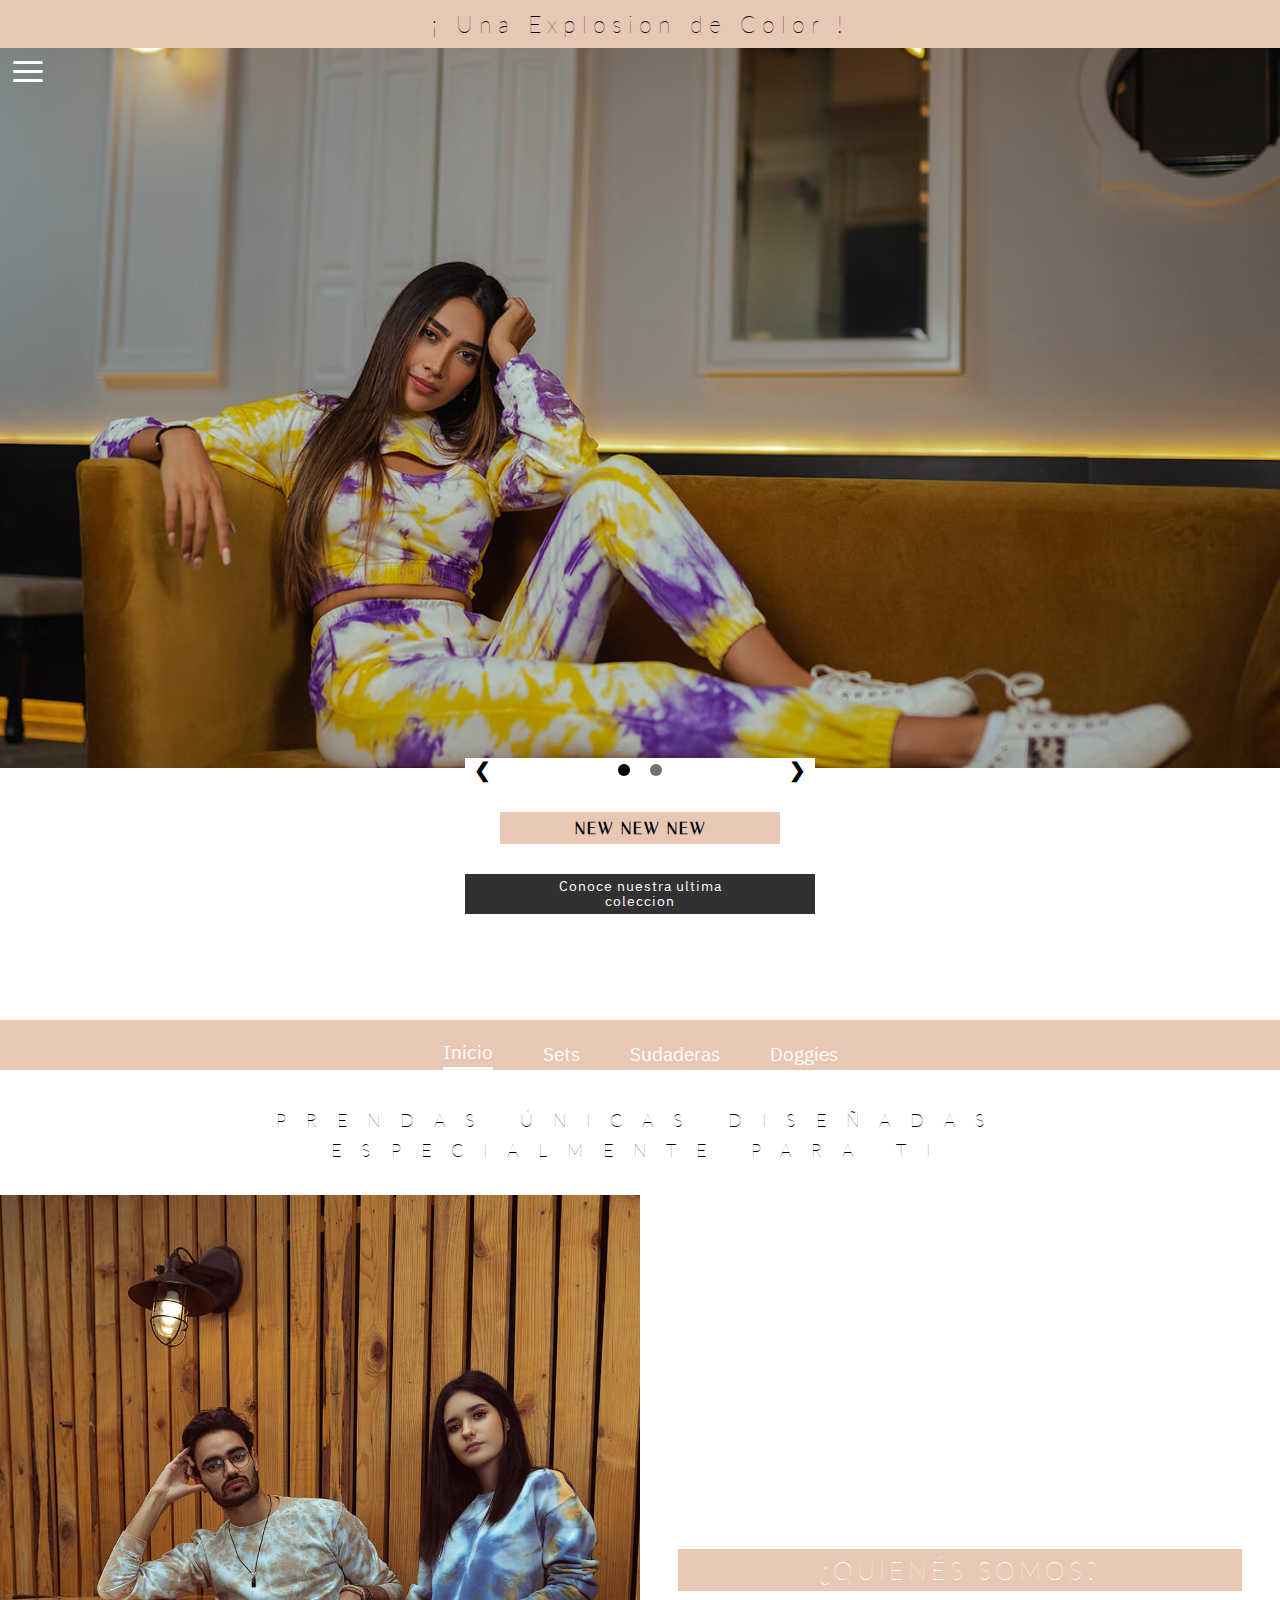
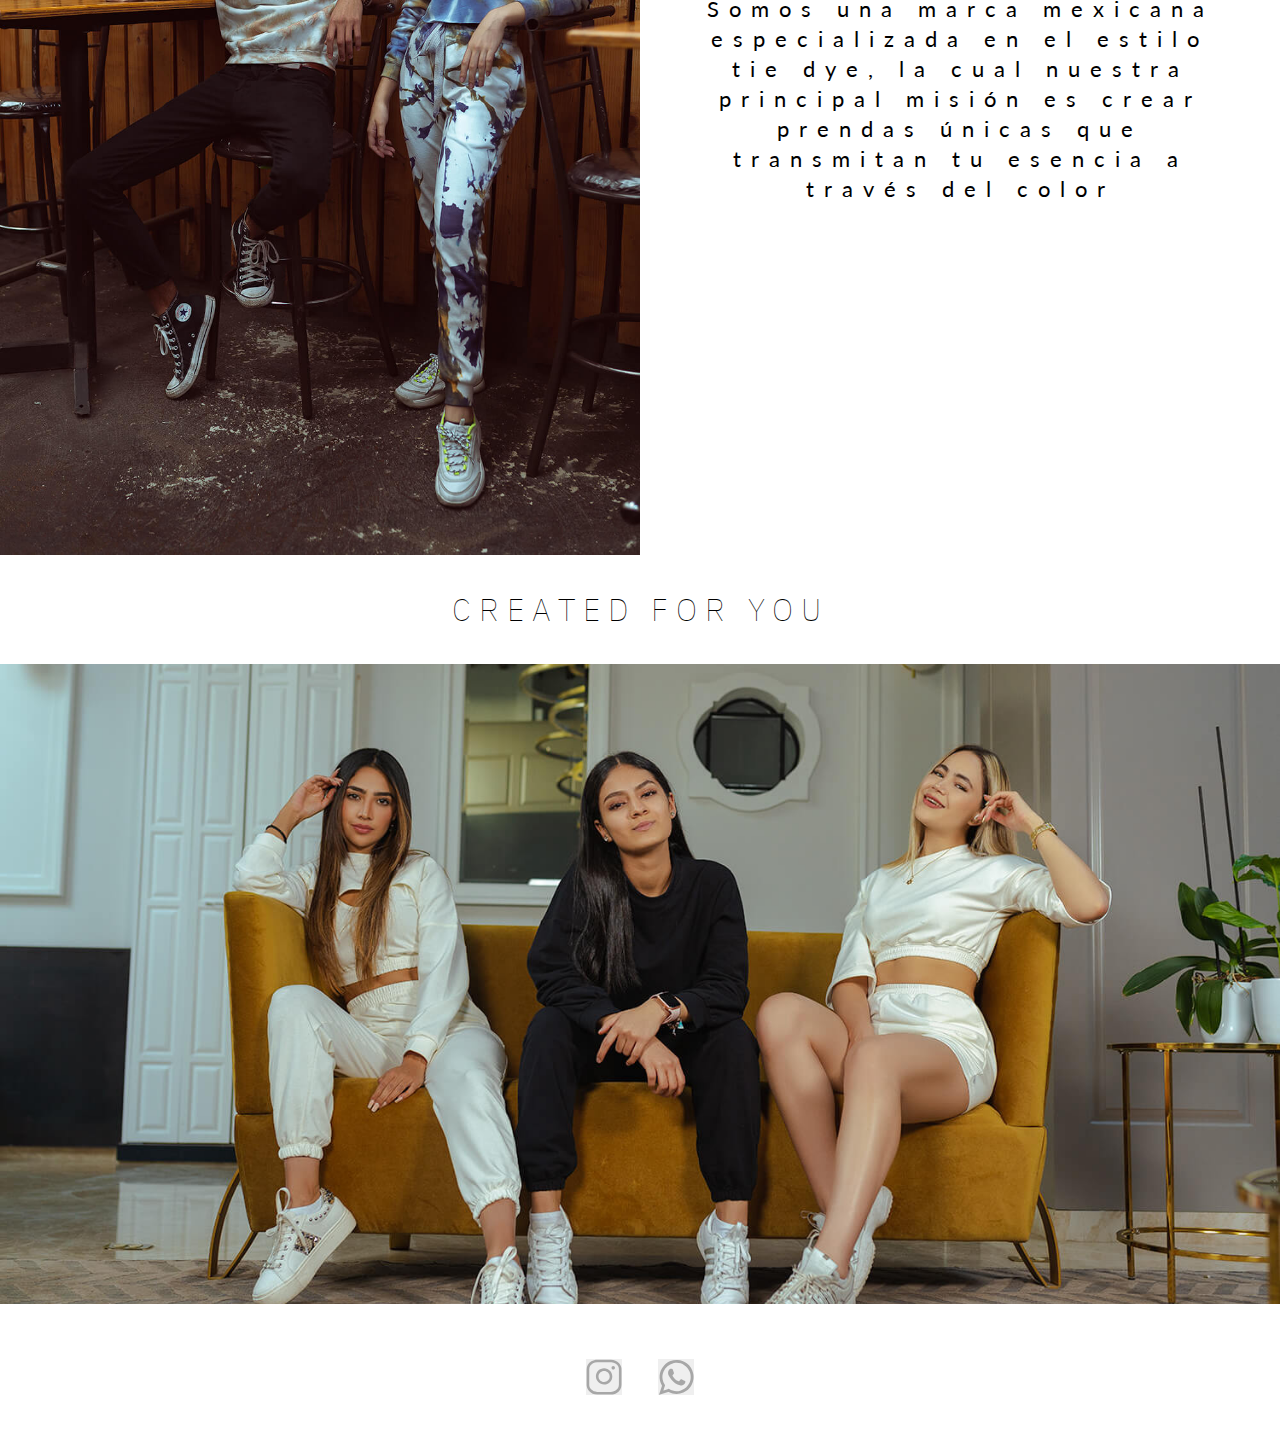
<file: index.html>
<!DOCTYPE html>
<html lang="en">
<head>
    <meta charset="UTF-8">
    <meta http-equiv="X-UA-Compatible" content="IE=edge">
    <meta name="viewport" content="width=device-width, initial-scale=1.0">
    <title>Daky Tie Dye</title>
    <link rel="stylesheet" href="style.css">
    <link rel="stylesheet" href="styles/home.css">

    <link rel="preconnect" href="https://fonts.googleapis.com">
    <link rel="preconnect" href="https://fonts.gstatic.com" crossorigin>
    <link href="https://fonts.googleapis.com/css2?family=IBM+Plex+Sans+Arabic:wght@300;400;500;700&family=Italiana&family=Lato&display=swap" rel="stylesheet">
</head>
<body>
    <div class="top-banner">
        <h2>¡ Una Explosion de Color !</h2>
    </div>

    <main>
        <header>
            <button class="hamburguerBtn">
                <img src="./assets/icons/menu.svg" alt="menu icon">
            </button>
        
            <!-- <button>
                <img src="./assets/icons/search.svg" alt="search icon">
            </button> -->
        
            <nav class="hambMenu hiddenMenu">
                <ul>
                    <li><a href="./index.html">Inicio</a></li>
                    <li><a href="./pages/sets.html">Sets</a></li>
                    <li><a href="./pages/sudaderas.html">Sudaderas</a></li>
                    <li><a href="./pages/doggies.html">Doggies</a></li>
                </ul>
            </nav>
        </header>


        <section class="home-main_photo main_photo">
            <div>
                <img src="./assets/imgs/portada.jpg" alt="cover page">
            </div>

            <div class="slide-hidden">
                <img src="./assets/imgs/home.jpg" alt="cover page">
            </div>
        </section>

        <section class="home-main_slider main_slider">
            <article>
                <div class="arrows-container">
                    <span class="slider-arrow">&#10094;</span>

                    <section>
                        <button class="dot-slider" id="dot-active"></button>
    
                        <button class="dot-slider"></button>
                    </section>

                    <span class="slider-arrow">&#10095;</span>
                </div>

                <div class="tag-container">
                    <span>NEW NEW NEW</span>
                </div>

                <div class="slider_footer">
                    Conoce nuestra ultima coleccion
                </div>
            </article>
        </section>

        <nav class="main_navbar">
            <ul>
                <li class="navbar-active"><a href="./index.html">Inicio</a></li>
                <li><a href="./pages/sets.html">Sets</a></li>
                <li><a href="./pages/sudaderas.html">Sudaderas</a></li>
                <li><a href="./pages/doggies.html">Doggies</a></li>
            </ul>
        </nav>

        <section class="home-main_content main_content">
            <article class="main_content-description">
                <h2>
                    PRENDAS ÚNICAS DISEÑADAS 
                    ESPECIALMENTE PARA TI  
                </h2>

                <section>
                    <div>
                        <img src="./assets/imgs/photo.jpg" alt="">
                    </div>

                    <div class="main_content-description_content">
                        <h3>¿QUIENÉS SOMOS?</h3>
                        <p>
                            Somos una marca mexicana especializada en el estilo tie dye, la cual nuestra principal misión es crear prendas únicas que transmitan tu esencia a través del color 
                        </p>
                    </div>
                </section>
            </article>

            <article class="main_content-footer">
                <h2>CREATED FOR YOU</h2>

                <div>
                    <img src="./assets/imgs/tres.jpg" alt="three women modeling">
                </div>
            </article>
        </section>

        <section class="home-main_social-media main_social-media">
            <article>
                <button>
                    <a href="https://www.instagram.com/daky_td/">
                        <img src="./assets/icons/insta.svg" alt="instagram logo">
                    </a>
                </button>
    
                <button>
                    <a href="https://whatsapp.com/dl/">
                        <img src="./assets/icons/wa.svg" alt="what's app logo">
                    </a>
                </button>
            </article>
        </section>
    </main>

    <script type="module" src="./main.js"></script>
</body>
</html>
</file>
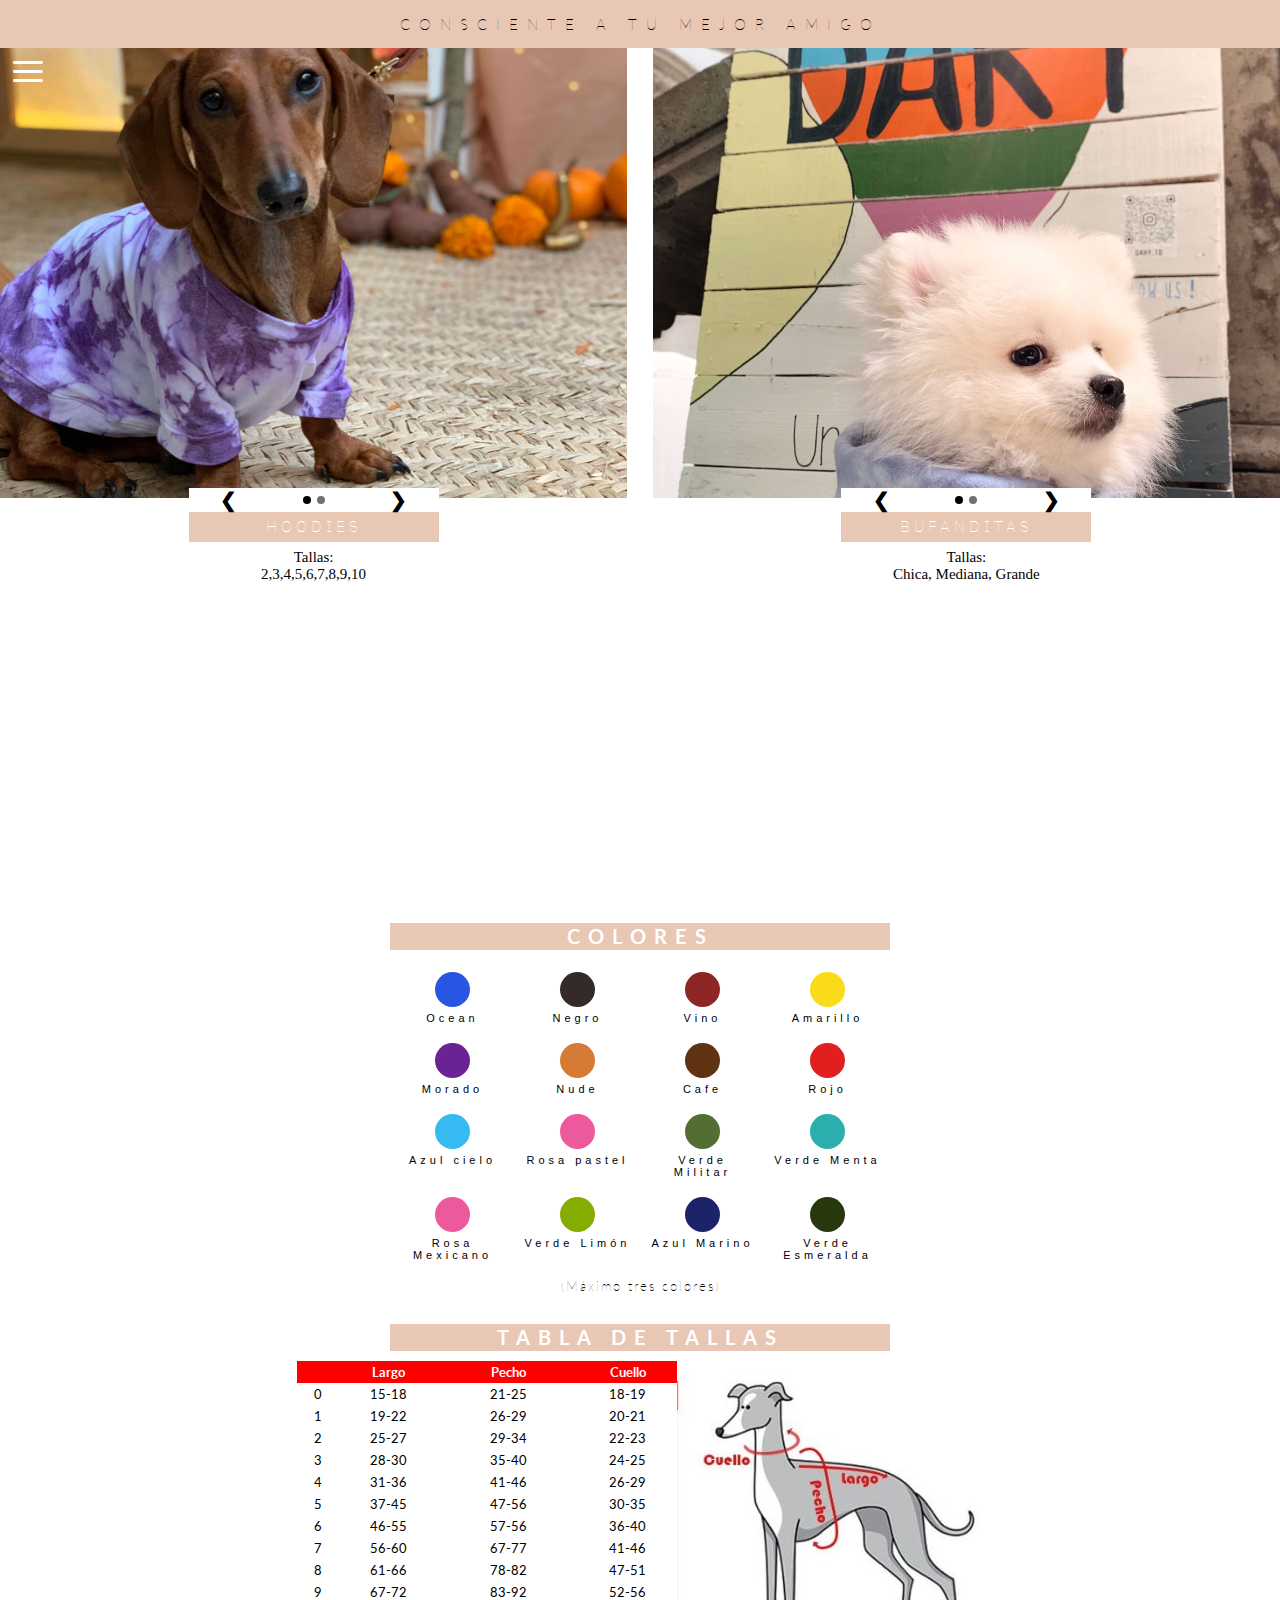
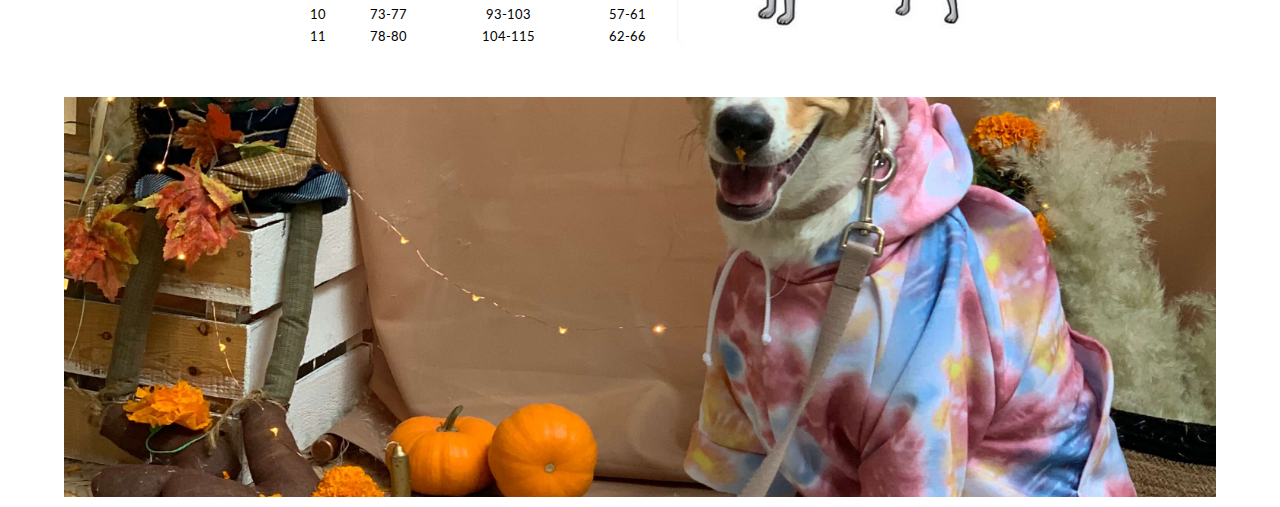
<file: pages/doggies.html>
<!DOCTYPE html>
<html lang="en">
<head>
    <meta charset="UTF-8">
    <meta http-equiv="X-UA-Compatible" content="IE=edge">
    <meta name="viewport" content="width=device-width, initial-scale=1.0">
    <title>Doggies</title>

    <link rel="preconnect" href="https://fonts.googleapis.com">
    <link rel="preconnect" href="https://fonts.gstatic.com" crossorigin>
    <link href="https://fonts.googleapis.com/css2?family=IBM+Plex+Sans+Arabic:wght@300;400;500;700&family=Italiana&family=Lato&display=swap" rel="stylesheet">

    <link rel="stylesheet" href="../style.css">
    <link rel="stylesheet" href="../styles/doggies.css">
</head>
<body>
    <div class="top-banner">
        <h2>CONSCIENTE A TU MEJOR AMIGO</h2>
    </div>

    <main>
        <header>
            <button class="hamburguerBtn">
                <img src="../assets/icons/menu.svg" alt="menu icon">
            </button>
        
            <!-- <button>
                <img src="../assets/icons/search.svg" alt="search icon">
            </button> -->
        
            <nav class="hambMenu hiddenMenu">
                <ul>
                    <li><a href="../index.html">Inicio</a></li>
                    <li><a href="./sets.html">Sets</a></li>
                    <li><a href="./sudaderas.html">Sudaderas</a></li>
                    <li><a href="./doggies.html">Doggies</a></li>
                </ul>
            </nav>
        </header>

        <section class="doggies-main_photos main_photos">
            <article>
                <div class="main_photos-img-container slider1">
                    <div>
                        <img src="../assets/imgs/dog2.jpg" alt="dog using a hoodie">
                    </div>

                    <div class="slide-hidden">
                        <img src="../assets/imgs/DOGGIES2.jpg" alt="two dogs using scarfs">
                    </div>
                </div>

                <section>
                    <article>
                        <div class="arrows-container">
                            <span class="slider-arrow">&#10094;</span>
                    
                            <section>
                                <button class="dot-slider" id="dot-active"></button>
            
                                <button class="dot-slider"></button>
                            </section>
                    
                            <span class="slider-arrow">&#10095;</span>
                        </div>
                    
                        <div class="tag-container">
                            <span>HOODIES</span>
                        </div>
                    </article>
                </section>

                <p class="sizes-container">
                    Tallas: 
                    <br>
                    2,3,4,5,6,7,8,9,10
                </p>
            </article>

            <article>
                <div class="main_photos-img-container slider2">
                    <div>
                        <img src="../assets/imgs/dog1.JPG" alt="cute tiny dog using a scarf">
                    </div>

                    <div class="slide-hidden">
                        <img src="../assets/imgs/DOGGIES.jpg" alt="a dog using a dog-scarf">
                    </div>
                </div>

                <section>
                    <article>
                        <div class="arrows-container">
                            <span class="slider-arrow2">&#10094;</span>
                    
                            <section>
                                <button class="dot-slider2" id="dot-active"></button>
            
                                <button class="dot-slider2"></button>
                            </section>
                    
                            <span class="slider-arrow2">&#10095;</span>
                        </div>
                    
                        <div class="tag-container">
                            <span>BUFANDITAS</span>
                        </div>
                    </article>
                </section>

                <p class="sizes-container">
                    Tallas:
                    <br>
                    Chica, Mediana, Grande
                </p>
            </article>
        </section>

        <section class="doggies-main_colors">
            <article class="title">
                <h2>COLORES</h2>
            </article>

            <article class="main_colors-grid">
                <div>
                    <span style="background-color: #2955E4;"></span>
                    <p>Ocean</p>
                </div>

                <div>
                    <span style="background-color: #342A2A;"></span>
                    <p>Negro</p>
                </div>

                <div>
                    <span style="background-color: #8F2626;"></span>
                    <p>Vino</p>
                </div>

                <div>
                    <span style="background-color: #F9DB19;"></span>
                    <p>Amarillo</p>
                </div>

                <div>
                    <span style="background-color: #6A2393;"></span>
                    <p>Morado</p>
                </div>

                <div>
                    <span style="background-color: #D67B35;"></span>
                    <p>Nude</p>
                </div>

                <div>
                    <span style="background-color: #5F3311;"></span>
                    <p>Cafe</p>
                </div>

                <div>
                    <span style="background-color: #E21E1E;"></span>
                    <p>Rojo</p>
                </div>

                <div>
                    <span style="background-color: #36BAF2;"></span>
                    <p>Azul cielo</p>
                </div>

                <div>
                    <span style="background-color: #EC599D;"></span>
                    <p>Rosa pastel</p>
                </div>

                <div>
                    <span style="background-color: #526E33;"></span>
                    <p>Verde Militar</p>
                </div>

                <div>
                    <span style="background-color: #2BAFAC;"></span>
                    <p>Verde Menta</p>
                </div>

                <div>
                    <span style="background-color: #EC599D;"></span>
                    <p>Rosa Mexicano</p>
                </div>

                <div>
                    <span style="background-color: #85AC01;"></span>
                    <p>Verde Limón</p>
                </div>

                <div>
                    <span style="background-color: #1D2368;"></span>
                    <p>Azul Marino</p>
                </div>

                <div>
                    <span style="background-color: #26380C;"></span>
                    <p>Verde Esmeralda</p>
                </div>

            </article>

            <h3>(Máximo tres colores)</h3>
        </section>

        <section class="doggies-table">
            <article class="title">
                <h2>TABLA DE TALLAS</h2>
            </article>

            <article class="doggies-table-content">

                <table>
                    <tr class="table-header">
                        <th></th>
                        <th>Largo</th>
                        <th>Pecho</th>
                        <th>Cuello</th>
                    </tr>
    
                    <tr>
                        <td>0</td>
                        <td>15-18</td>
                        <td>21-25</td>
                        <td>18-19</td>
                    </tr>
    
                    <tr>
                        <td>1</td>
                        <td>19-22</td>
                        <td>26-29</td>
                        <td>20-21</td>
                    </tr>
    
                    <tr>
                        <td>2</td>
                        <td>25-27</td>
                        <td>29-34</td>
                        <td>22-23</td>
                    </tr>
    
                    <tr>
                        <td>3</td>
                        <td>28-30</td>
                        <td>35-40</td>
                        <td>24-25</td>
                    </tr>
    
                    <tr>
                        <td>4</td>
                        <td>31-36</td>
                        <td>41-46</td>
                        <td>26-29</td>
                    </tr>
    
                    <tr>
                        <td>5</td>
                        <td>37-45</td>
                        <td>47-56</td>
                        <td>30-35</td>
                    </tr>
    
                    <tr>
                        <td>6</td>
                        <td>46-55</td>
                        <td>57-56</td>
                        <td>36-40</td>
                    </tr>
    
                    <tr>
                        <td>7</td>
                        <td>56-60</td>
                        <td>67-77</td>
                        <td>41-46</td>
                    </tr>
    
                    <tr>
                        <td>8</td>
                        <td>61-66</td>
                        <td>78-82</td>
                        <td>47-51</td>
                    </tr>
    
                    <tr>
                        <td>9</td>
                        <td>67-72</td>
                        <td>83-92</td>
                        <td>52-56</td>
                    </tr>
    
                    <tr>
                        <td>10</td>
                        <td>73-77</td>
                        <td>93-103</td>
                        <td>57-61</td>
                    </tr>
    
                    <tr>
                        <td>11</td>
                        <td>78-80</td>
                        <td>104-115</td>
                        <td>62-66</td>
                    </tr>
                </table>
    
                <div>
                    <img src="../assets/imgs/dog-cartoon.JPG" alt="sizes of the dog">
                </div>
            </article>

        </section>

        <section class="sudaderas-photo">
            <img src="../assets/imgs/dog3.jpg" alt="a dog using a hoodie">
        </section>
    </main>

    <script src="../main.js"></script>
</body>
</html>
</file>
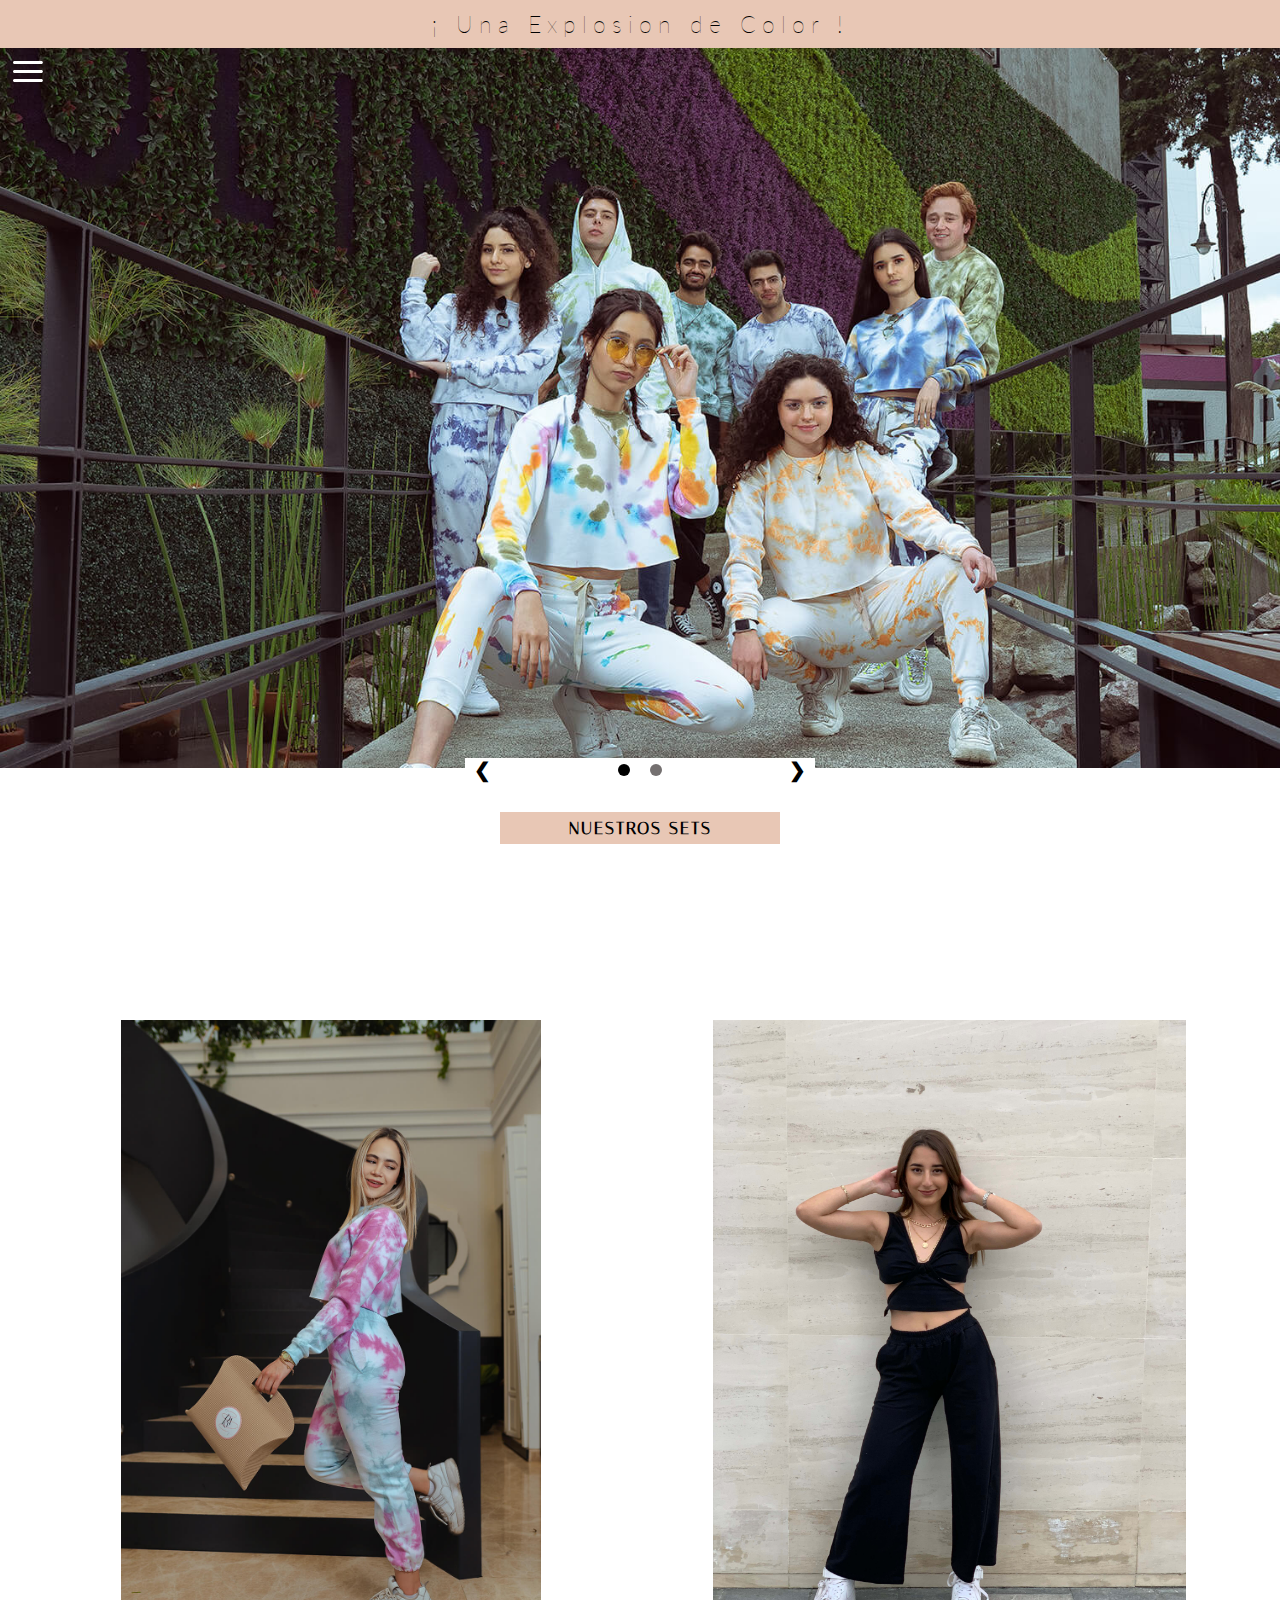
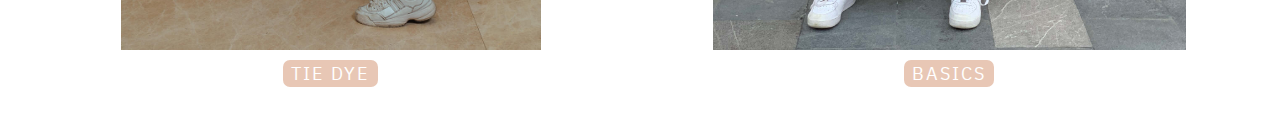
<file: pages/sets.html>
<!DOCTYPE html>
<html lang="en">
<head>
    <meta charset="UTF-8">
    <meta http-equiv="X-UA-Compatible" content="IE=edge">
    <meta name="viewport" content="width=device-width, initial-scale=1.0">
    <title>Sets</title>

    <link rel="preconnect" href="https://fonts.googleapis.com">
    <link rel="preconnect" href="https://fonts.gstatic.com" crossorigin>
    <link href="https://fonts.googleapis.com/css2?family=IBM+Plex+Sans+Arabic:wght@300;400;500;700&family=Italiana&family=Lato&display=swap" rel="stylesheet">

    <link rel="stylesheet" href="../style.css">
    <link rel="stylesheet" href="../styles/sets.css">
</head>
<body>
    <div class="top-banner">
        <h2>¡ Una Explosion de Color !</h2>
    </div>
    
    <main>
        <header>
            <button class="hamburguerBtn">
                <img src="../assets/icons/menu.svg" alt="menu icon">
            </button>
        
            <!-- <button>
                <img src="../assets/icons/search.svg" alt="magnifying glass icon">
            </button> -->
        
            <nav class="hambMenu hiddenMenu">
                <ul>
                    <li><a href="../index.html">Inicio</a></li>
                    <li><a href="./sets.html">Sets</a></li>
                    <li><a href="./sudaderas.html">Sudaderas</a></li>
                    <li><a href="./doggies.html">Doggies</a></li>
                </ul>
            </nav>
        </header>

        <section class="sets-main_photo main_photo">
            <div>
                <img src="../assets/imgs/sets-main-photo.jpg" alt="a group of people modeling">
            </div>

            <div class="slide-hidden">
                <img src="../assets/imgs/sets.jpg" alt="a couple of women modeling">
            </div>
        </section>

        <section class="sets-main_slider main_slider">
            <article>
                <div class="arrows-container">
                    <span class="slider-arrow">&#10094;</span>

                    <section>
                        <button class="dot-slider" id="dot-active"></button>
    
                        <button class="dot-slider"></button>
                    </section>

                    <span class="slider-arrow">&#10095;</span>
                </div>
            
                <div class="tag-container">
                    <span>NUESTROS SETS</span>
                </div>
            
            </article>
        </section>

        <section class="sets-main_content-grid main_content-grid">
            <article>
                <div class="main_content-grid_img-container">
                    <img src="../assets/imgs/tyedie.jpg" alt="woman modeling">
                </div>

                <div class="main_content-grid_btn-container">
                    <a href="./sets/tie-dye.html">TIE DYE</a>
                </div>
            </article>

            <article>
                <div class="main_content-grid_img-container">
                    <img src="../assets/imgs/basics.jpg" alt="woman modelling">
                </div>

                <div class="main_content-grid_btn-container">
                    <a href="./sets/basics.html">BASICS</a>
                </div>
            </article>
        </section>
    </main>

    <script type="module" src="../main.js"></script>
</body>
</html>
</file>
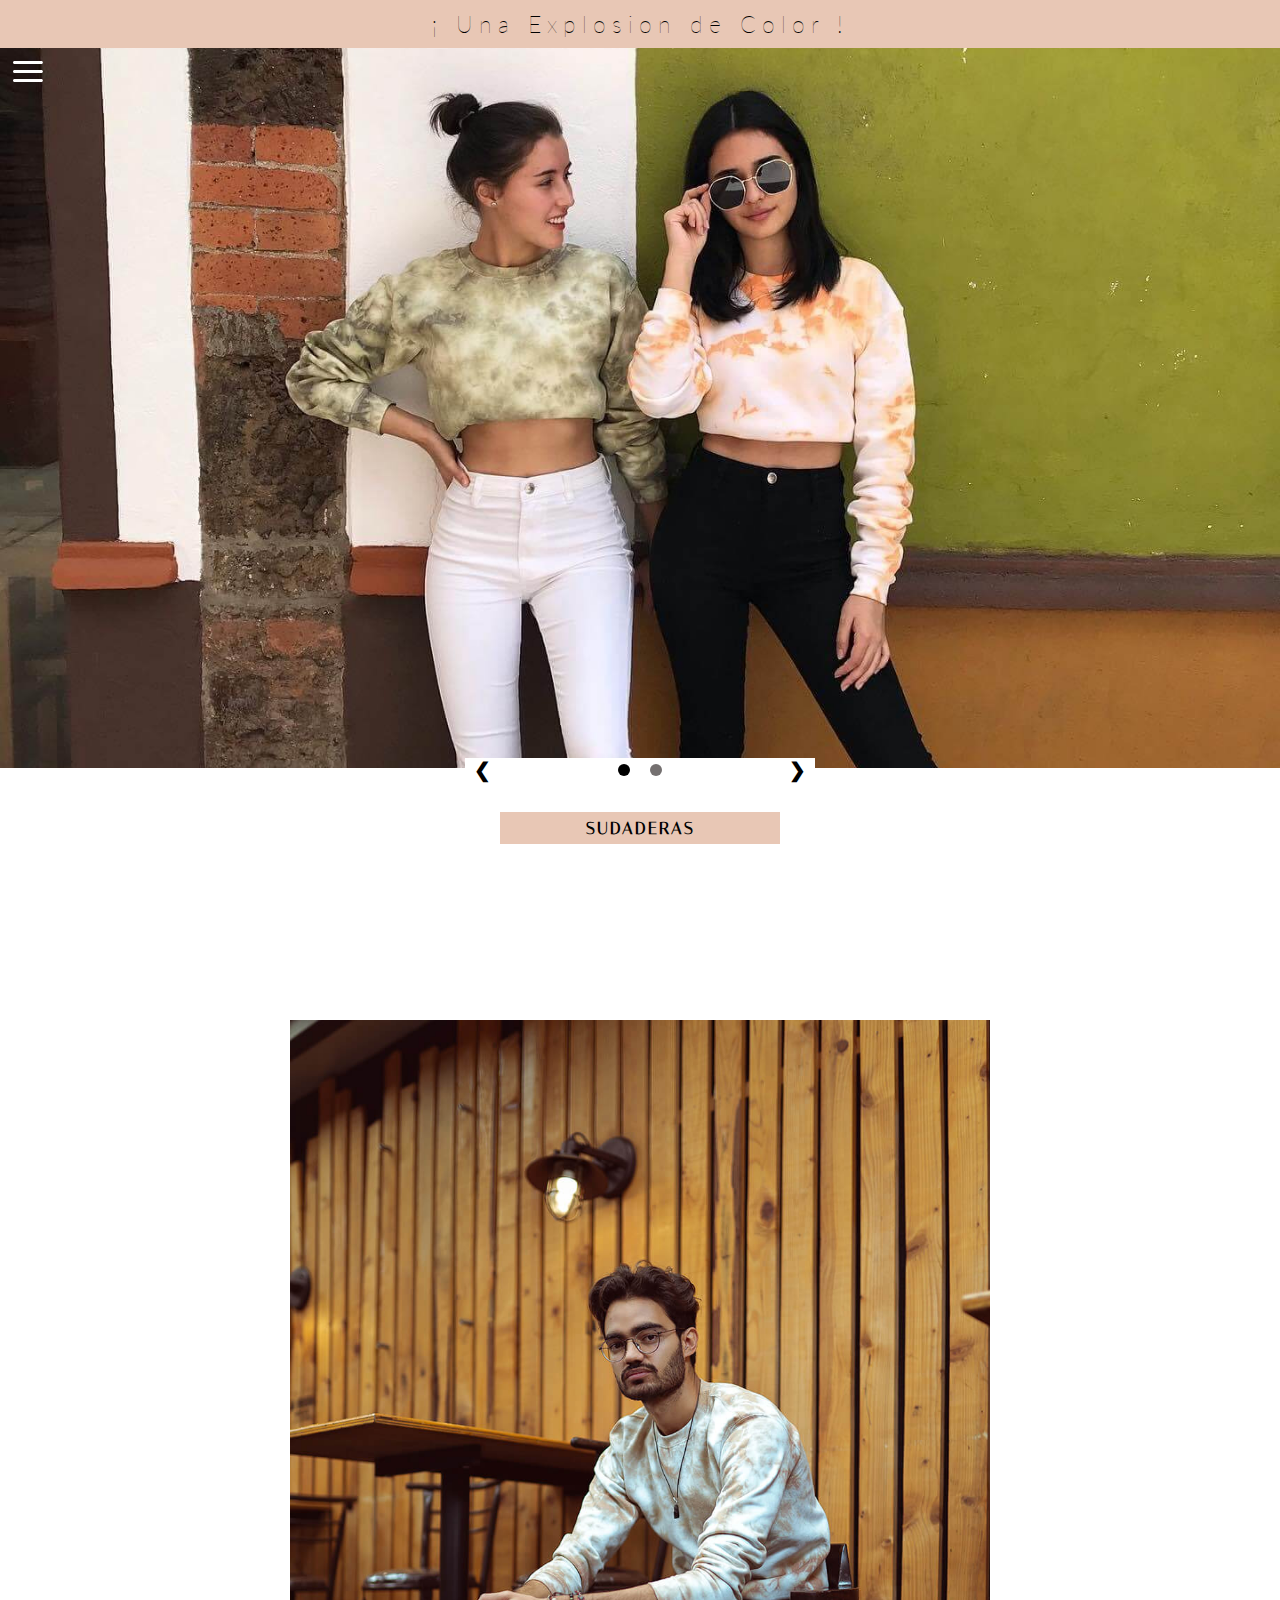
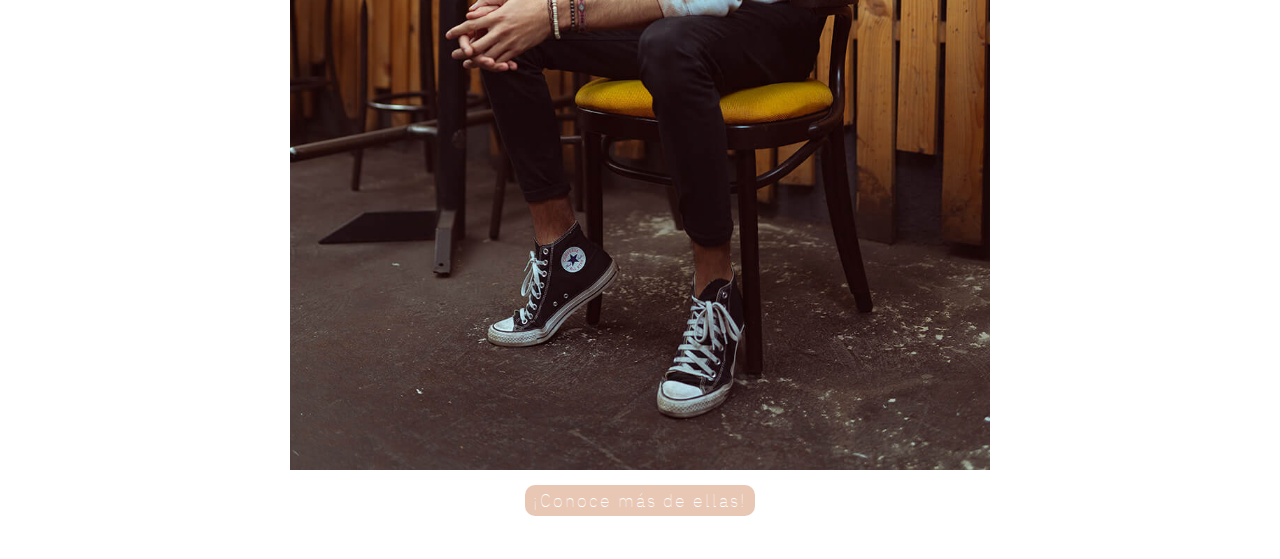
<file: pages/sudaderas.html>
<!DOCTYPE html>
<html lang="en">
<head>
    <meta charset="UTF-8">
    <meta http-equiv="X-UA-Compatible" content="IE=edge">
    <meta name="viewport" content="width=device-width, initial-scale=1.0">
    <title>Sudaderas</title>

    <link rel="preconnect" href="https://fonts.googleapis.com">
    <link rel="preconnect" href="https://fonts.gstatic.com" crossorigin>
    <link href="https://fonts.googleapis.com/css2?family=IBM+Plex+Sans+Arabic:wght@300;400;500;700&family=Italiana&family=Lato&display=swap" rel="stylesheet">

    <link rel="stylesheet" href="../style.css">
    <link rel="stylesheet" href="../styles/sudaderas.css">
</head>
<body>
    <div class="top-banner">
        <h2>¡ Una Explosion de Color !</h2>
    </div>
    
    <main>
        <header>
            <button class="hamburguerBtn">
                <img src="../assets/icons/menu.svg" alt="menu icon">
            </button>
        
            <!-- <button>
                <img src="../assets/icons/search.svg" alt="magnifying glass icon">
            </button> -->
        
            <nav class="hambMenu hiddenMenu">
                <ul>
                    <li><a href="../index.html">Inicio</a></li>
                    <li><a href="./sets.html">Sets</a></li>
                    <li><a href="./sudaderas.html">Sudaderas</a></li>
                    <li><a href="./doggies.html">Doggies</a></li>
                </ul>
            </nav>
        </header>

        <section class="sudaderas-main_photo main_photo">
            <div>
                <img src="../assets/imgs/sudaderas-main.JPG" alt="two women modeling">
            </div>

            <div class="slide-hidden">
                <img src="../assets/imgs/SUDADERAS.jpg" alt="woman drinking a starbucks coffee">
            </div>
        </section>

        <section class="sudaderas-main_slider main_slider">
            <article>
                <div class="arrows-container">
                    <span class="slider-arrow">&#10094;</span>

                    <section>
                        <button class="dot-slider" id="dot-active"></button>
    
                        <button class="dot-slider"></button>
                    </section>

                    <span class="slider-arrow">&#10095;</span>
                </div>
            
                <div class="tag-container">
                    <span>SUDADERAS</span>
                </div>

            </article>
        </section>

        <section class="sudaderas-main_content-grid main_content-grid">
            <article>
                <div class="main_content-grid_img-container">
                    <img src="../assets/imgs/sudaderas-body.jpg" alt="man modeling">
                </div>

                <div class="main_content-grid_btn-container">
                    <a href="./sudaderas2.html">¡Conoce más de ellas!</a>
                </div>
            </article>
        </section>
    </main>

    <script type="module" src="../main.js"></script>
</body>
</html>
</file>
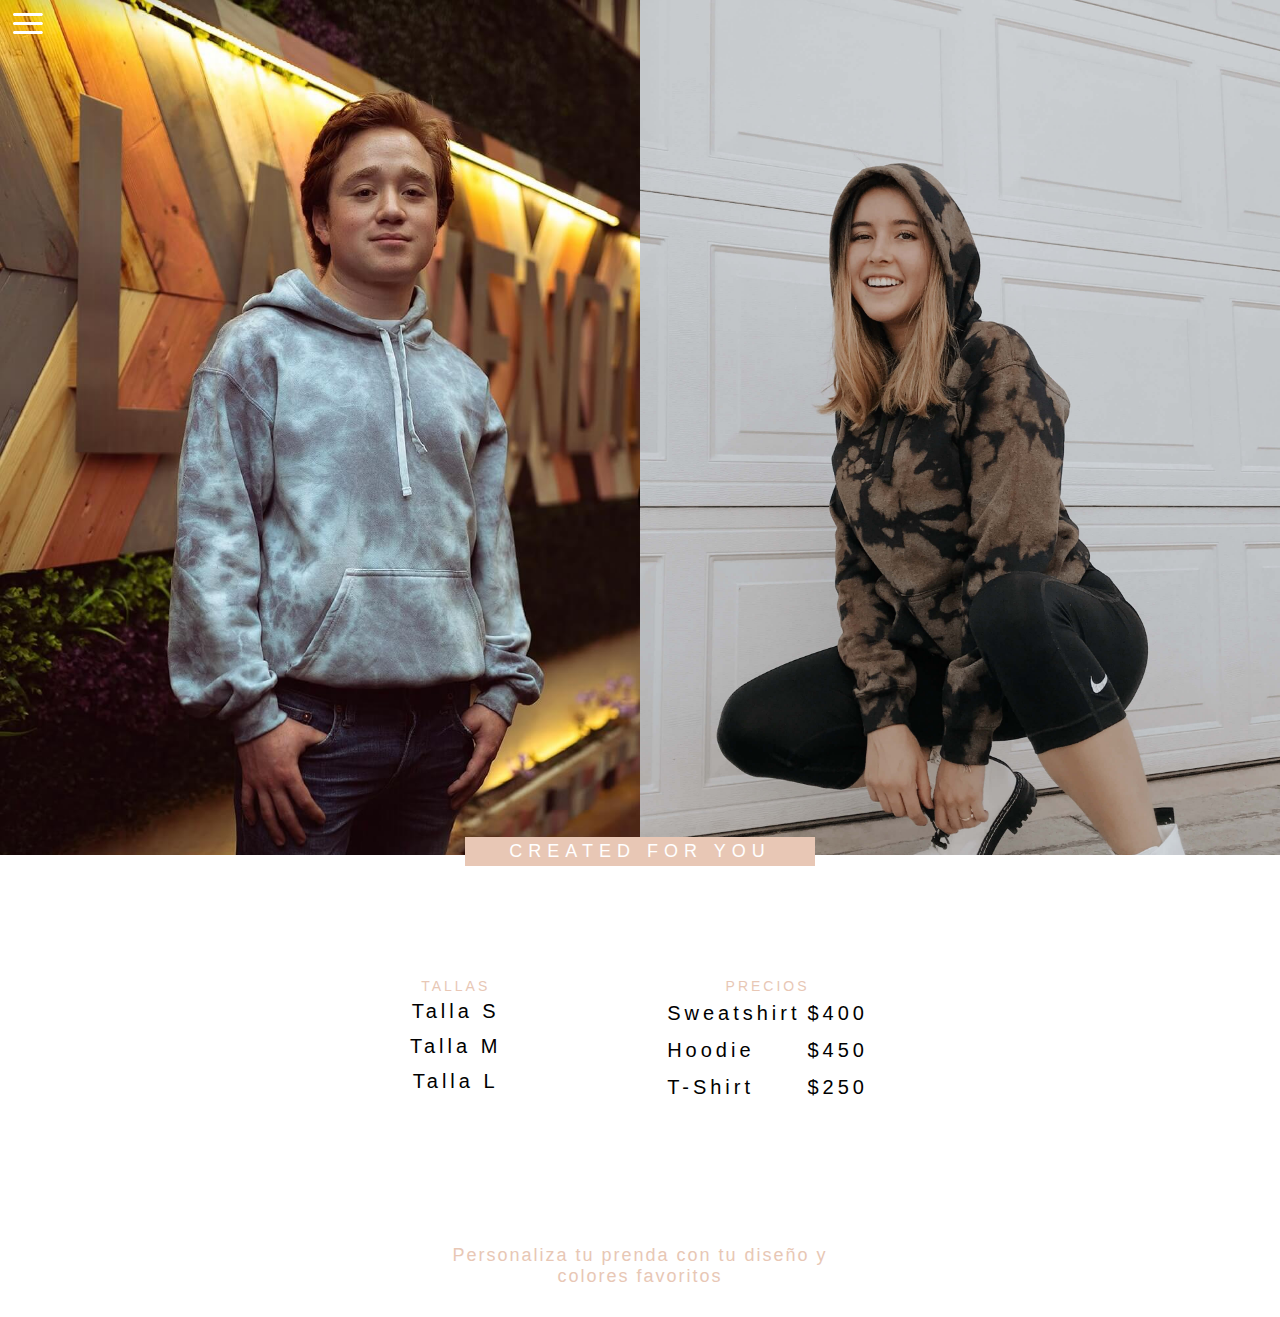
<file: pages/sudaderas2.html>
<!DOCTYPE html>
<html lang="en">
<head>
    <meta charset="UTF-8">
    <meta http-equiv="X-UA-Compatible" content="IE=edge">
    <meta name="viewport" content="width=device-width, initial-scale=1.0">
    <title>Sudaderas</title>
    <link rel="stylesheet" href="../style.css">
    <link rel="stylesheet" href="../styles/sudaderas2.css">
</head>
<body>
    <main>
        <header>
            <button class="hamburguerBtn">
                <img src="../assets/icons/menu.svg" alt="menu icon">
            </button>
        
            <!-- <button>
                <img src="../assets/icons/search.svg" alt="magnifying glass icon">
            </button> -->
        
            <nav class="hambMenu hiddenMenu">
                <ul>
                    <li><a href="../index.html">Inicio</a></li>
                    <li><a href="./sets.html">Sets</a></li>
                    <li><a href="./sudaderas.html">Sudaderas</a></li>
                    <li><a href="./doggies.html">Doggies</a></li>
                </ul>
            </nav>
        </header>

        <section class="sudaderas2-main_photo main_photo">
            <div>
                <img src="../assets/imgs/sudaderas2-2.jpg" alt="guy modeling">
            </div>

            <div>
                <img src="../assets/imgs/sudaderas2-1.JPG" alt="woman modeling">
            </div>
        </section>

        <section class="sudaderas2_body">
            <div class="sudaderas2_sizes-title">
                <h2>CREATED FOR YOU</h2>
            </div>

            <section class="sudaderas2_sizes-container">
                <div class="sizes_sizes">
                    <h2>TALLAS</h2>
                    <span>Talla S</span>
                    <span>Talla M</span>
                    <span>Talla L</span>
                </div>

                <div class="sizes_prices">
                    <h2>PRECIOS</h2>
                    <table>
                        <tr>
                            <td>Sweatshirt</td>
                            <td>$400</td>
                        </tr>

                        <tr>
                            <td>Hoodie</td>
                            <td>$450</td>
                        </tr>

                        <tr>
                            <td>T-Shirt</td>
                            <td>$250</td>
                        </tr>
                    </table>
                </div>
            </section>
        </section>
    </main>

    <footer>
        Personaliza tu prenda con tu diseño y colores favoritos
    </footer>

    <script src="../main.js"></script>
</body>
</html>
</file>
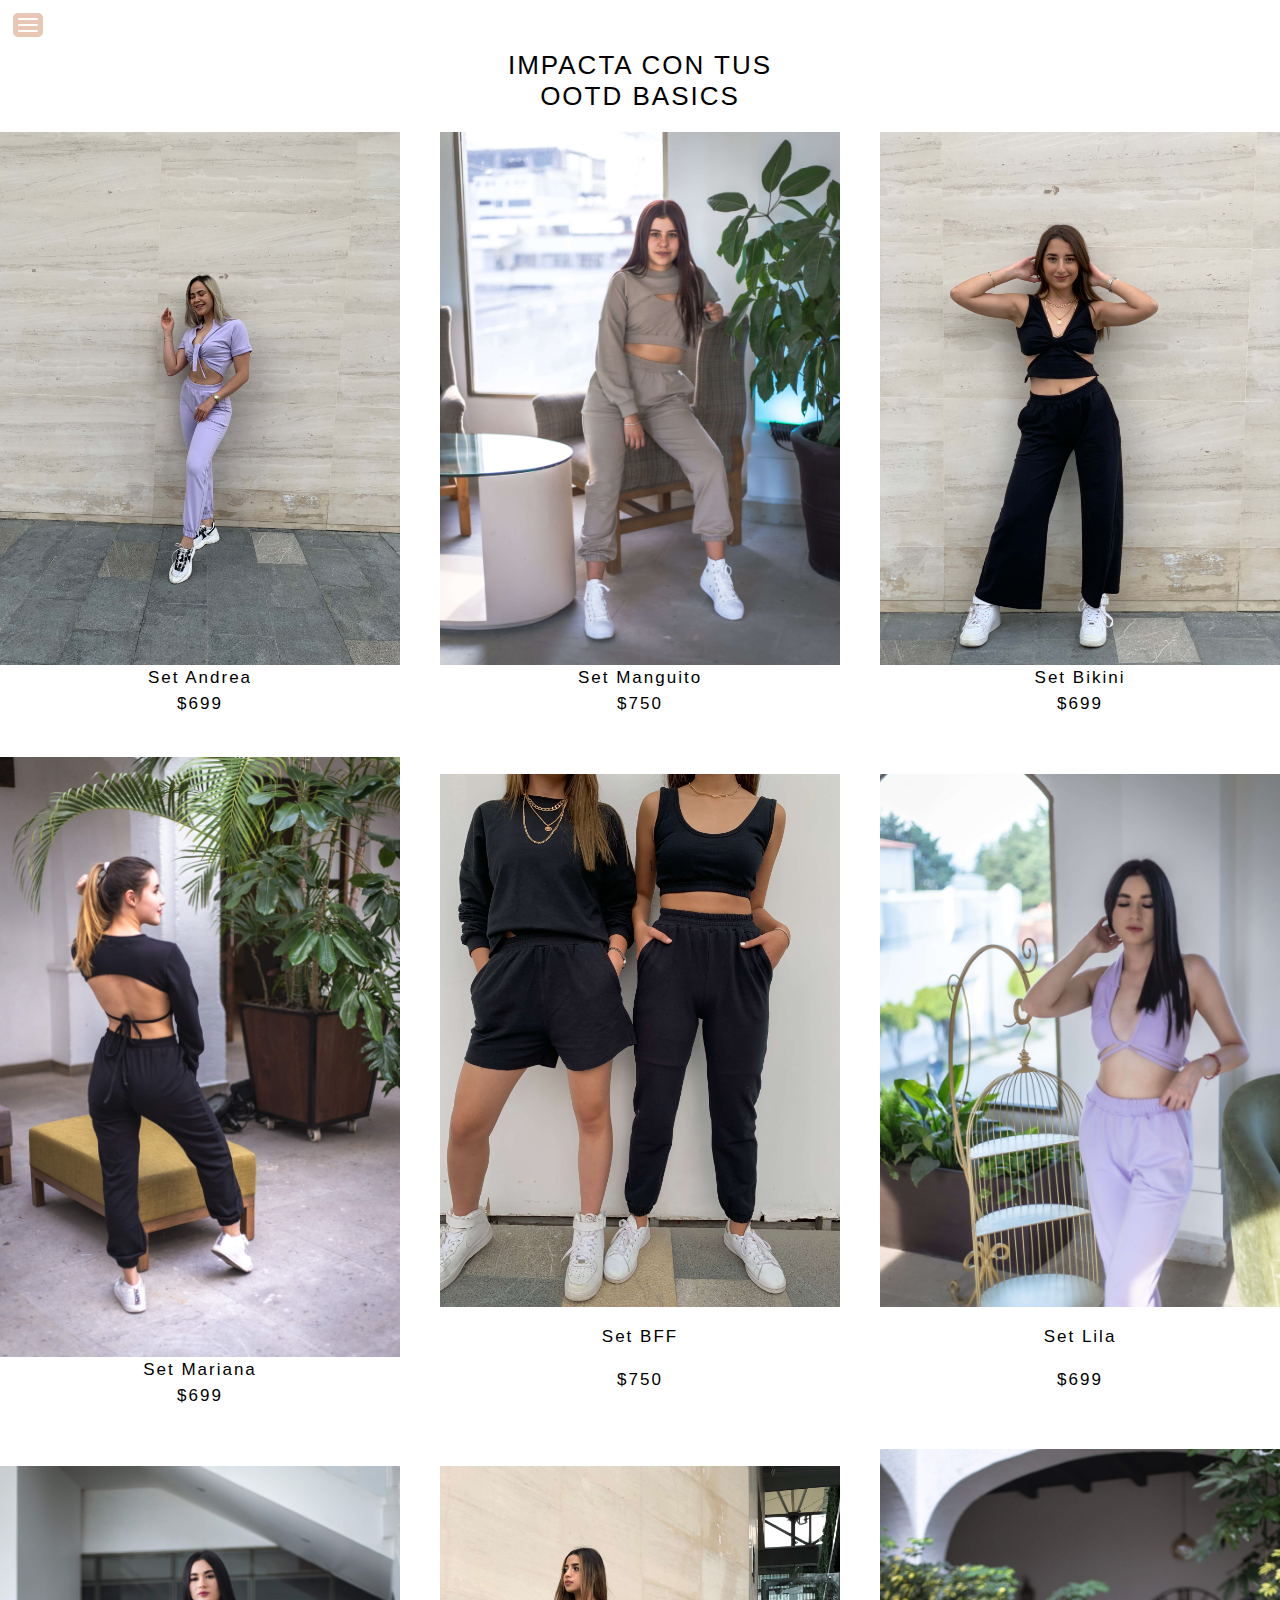
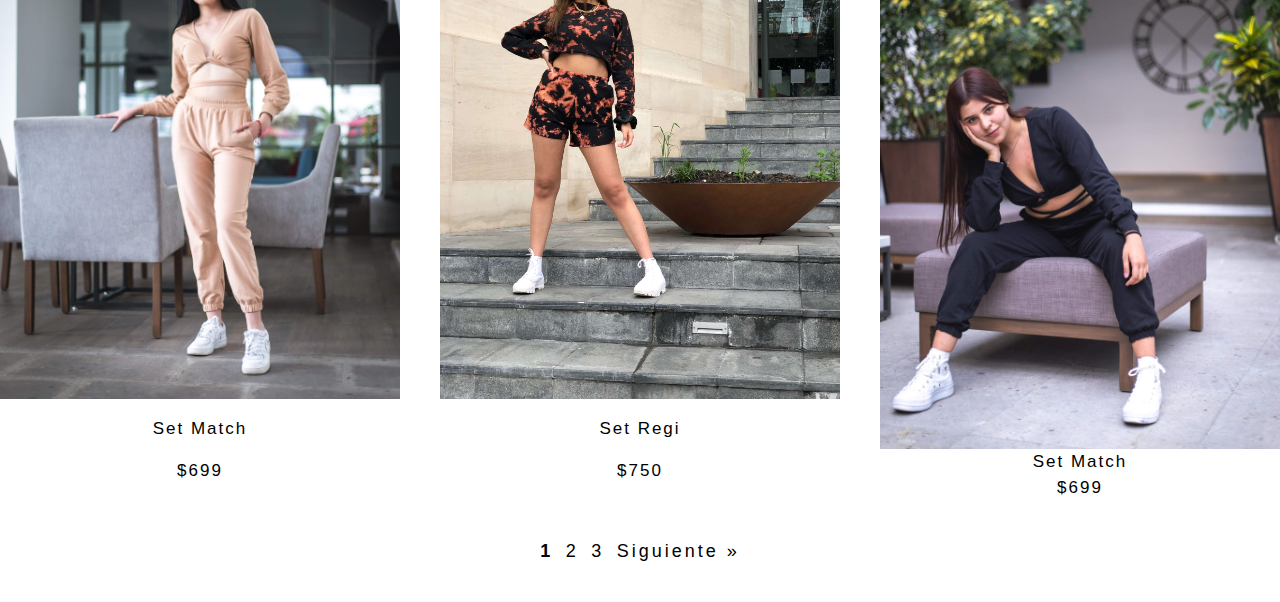
<file: pages/sets/basics.html>
<!DOCTYPE html>
<html lang="en">
<head>
    <meta charset="UTF-8">
    <meta http-equiv="X-UA-Compatible" content="IE=edge">
    <meta name="viewport" content="width=device-width, initial-scale=1.0">
    <title>Basics</title>
    <link rel="stylesheet" href="../../style.css">
    <link rel="stylesheet" href="../../styles/basics.css">
</head>
<body>
    <header>
        <button class="hamburguerBtn">
            <img src="../../assets/icons/menu.svg" alt="menu icon">
        </button>
    
        <!-- <button>
            <img src="../../assets/icons/search.svg" alt="magnifying glass icon">
        </button> -->
    
        <nav class="hambMenu hiddenMenu">
            <ul>
                <li><a href="../../index.html">Inicio</a></li>
                <li><a href="../sets.html">Sets</a></li>
                <li><a href="../sudaderas.html">Sudaderas</a></li>
                <li><a href="../doggies.html">Doggies</a></li>
            </ul>
        </nav>
    </header>

     <h2 class="tiedye-title">IMPACTA CON TUS OOTD BASICS</h2>

     <main>
        <section class="tie-dye_grid">
            <div class="basics-grid_item">
                <img src="../../assets/imgs/basics1.jpg" alt="woman modeling">
                <span>Set Andrea</span>
                <span>$699</span>
            </div>

            <div class="basics-grid_item">
                <img src="../../assets/imgs/basics2.JPG" alt="woman modeling">
                <span>Set Manguito</span>
                <span>$750</span>
            </div>

            <div class="basics-grid_item">
                <img src="../../assets/imgs/basics3.jpg" alt="woman modeling">
                <span>Set Bikini</span>
                <span>$699</span>
            </div>

            <div class="basics-grid_item">
                <img src="../../assets/imgs/basics4.JPG" alt="woman modeling">
                <span>Set Mariana</span>
                <span>$699</span>
            </div>

            <div class="basics-grid_item">
                <img src="../../assets/imgs/basics5.jpg" alt="woman modeling">
                <span>Set BFF</span>
                <span>$750</span>
            </div>

            <div class="basics-grid_item">
                <img src="../../assets/imgs/basics6.JPG" alt="woman modeling">
                <span>Set Lila</span>
                <span>$699</span>
            </div>

            <div class="basics-grid_item">
                <img src="../../assets/imgs/basics7.JPG" alt="woman modeling">
                <span>Set Match</span>
                <span>$699</span>
            </div>

            <div class="basics-grid_item">
                <img src="../../assets/imgs/basics8.jpg" alt="woman modeling">
                <span>Set Regi</span>
                <span>$750</span>
            </div>

            <div class="basics-grid_item">
                <img src="../../assets/imgs/basics9.JPG" alt="woman modeling">
                <span>Set Match</span>
                <span>$699</span>
            </div>
        </section>

        <section class="basics_pagination pagination">
            <button class="active">
                1
            </button>

            <button class="inactive">
                <a href="./basics2.html">2</a>
            </button>

            <button class="inactive">
                3
            </button>

            <button class="inactive">
                <a href="./basics2.html">
                    Siguiente &raquo;
                </a>
            </button>
        </section>
     </main>

     <script src="../../main.js"></script>
</body>
</html>
</file>
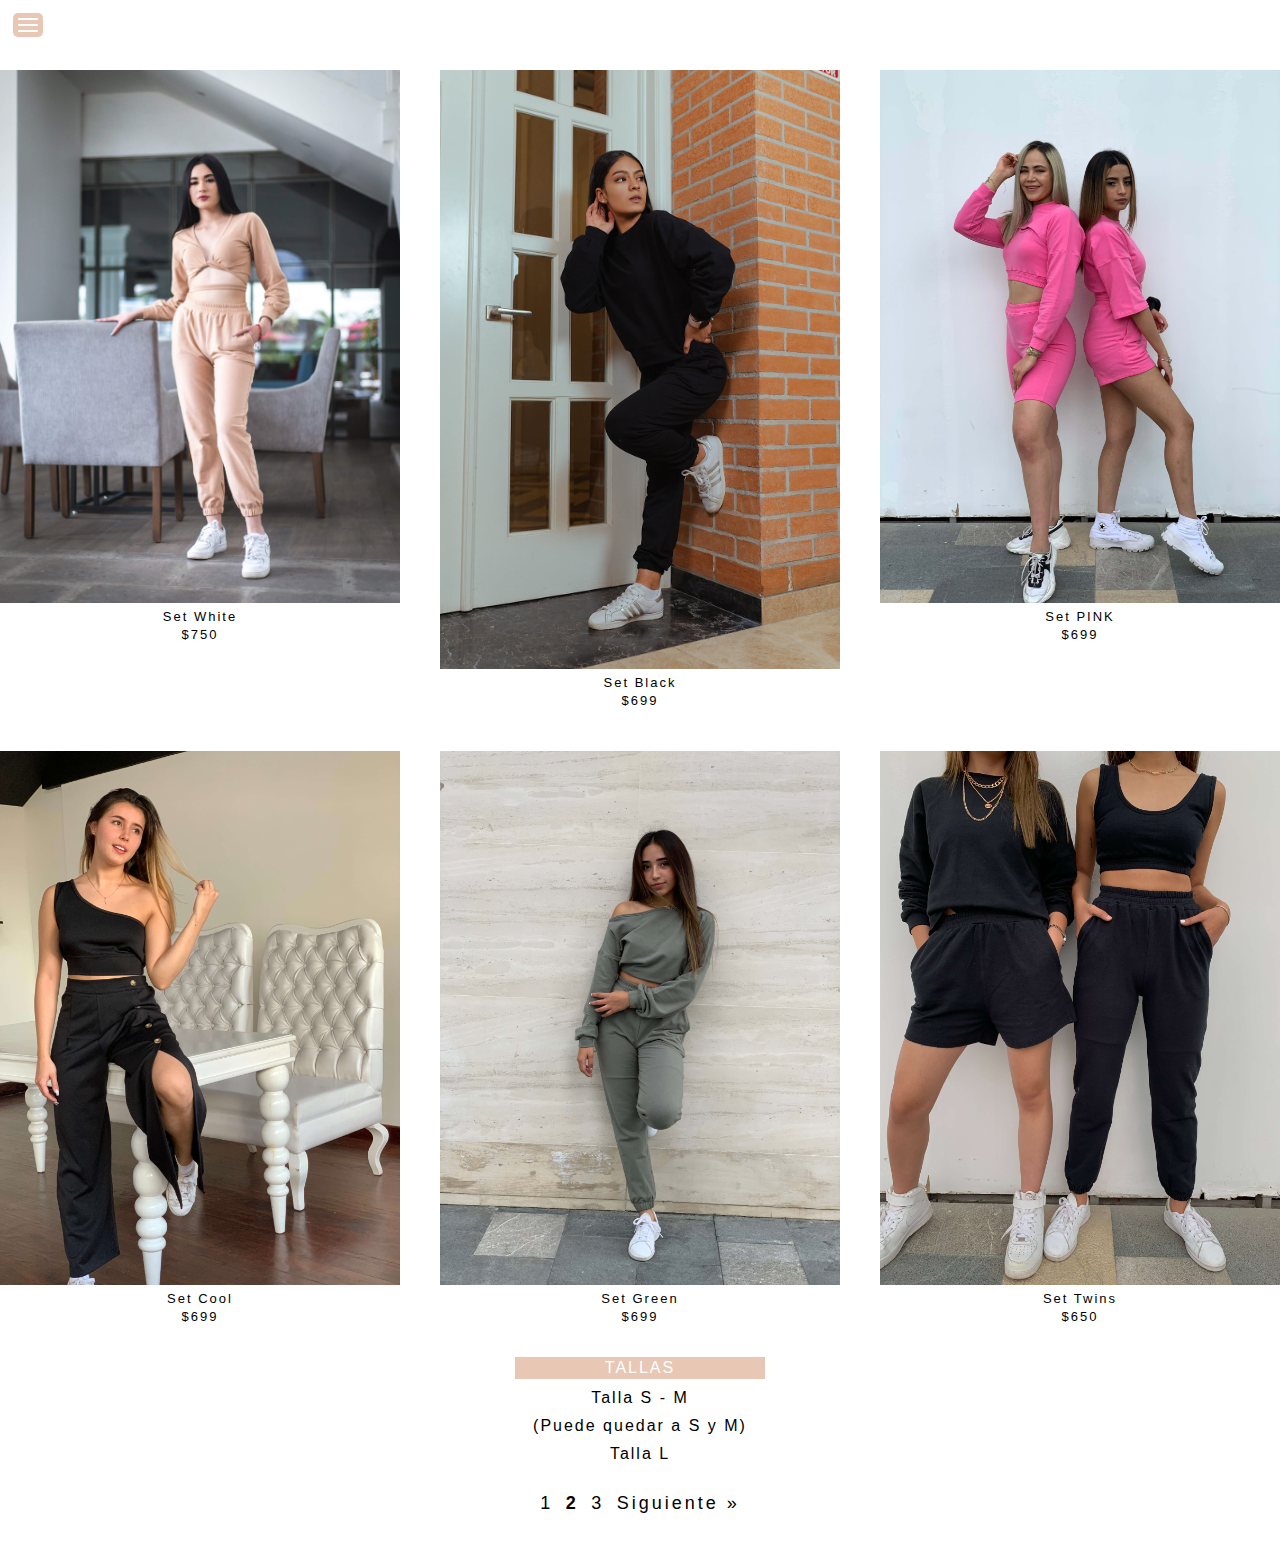
<file: pages/sets/basics2.html>
<!DOCTYPE html>
<html lang="en">
<head>
    <meta charset="UTF-8">
    <meta http-equiv="X-UA-Compatible" content="IE=edge">
    <meta name="viewport" content="width=device-width, initial-scale=1.0">
    <title>Basics</title>
    <link rel="stylesheet" href="../../style.css">
    <link rel="stylesheet" href="../../styles/basics2.css">
</head>
<body>
    <header>
        <button class="hamburguerBtn">
            <img src="../../assets/icons/menu.svg" alt="menu icon">
        </button>
    
        <!-- <button>
            <img src="../../assets/icons/search.svg" alt="magnifying glass icon">
        </button> -->
    
        <nav class="hambMenu hiddenMenu">
            <ul>
                <li><a href="../../index.html">Inicio</a></li>
                <li><a href="../sets.html">Sets</a></li>
                <li><a href="../sudaderas.html">Sudaderas</a></li>
                <li><a href="../doggies.html">Doggies</a></li>
            </ul>
        </nav>
    </header>

    <main>
        <section class="tie-dye_grid">
            <div class="basics2-grid_item">
                <img src="../../assets/imgs/basics7.JPG" alt="woman modeling">
                <span>Set White</span>
                <span>$750</span>
            </div>

            <div class="basics2-grid_item">
                <img src="../../assets/imgs/basics2-2.jpg" alt="woman modeling">
                <span>Set Black</span>
                <span>$699</span>
            </div>

            <div class="basics2-grid_item">
                <img src="../../assets/imgs/basics2-3.jpg" alt="woman modeling">
                <span>Set PINK</span>
                <span>$699</span>
            </div>

            <div class="basics2-grid_item">
                <img src="../../assets/imgs/basics2-4.jpg" alt="woman modeling">
                <span>Set Cool</span>
                <span>$699</span>
            </div>

            <div class="basics2-grid_item">
                <img src="../../assets/imgs/basics2-5.jpg" alt="woman modeling">
                <span>Set Green</span>
                <span>$699</span>
            </div>

            <div class="basics2-grid_item">
                <img src="../../assets/imgs/basics5.jpg" alt="woman modeling">
                <span>Set Twins</span>
                <span>$650</span>
            </div>
        </section>

        <section class="basics2_sizes">
            <div class="basics2_sizes-title-container title">
                <h2>TALLAS</h2>
            </div>

            <div class="sizes">
                <h3>Talla S - M</h3>
                <p>(Puede quedar a S y M)</p>
                <h3>Talla L</h3>
            </div>
        </section>

        <section class="basics_pagination pagination">
            <button class="inactive">
                <a href="./basics.html">1</a>
            </button>

            <button class="active">
                2
            </button>

            <button class="inactive">
                3
            </button>

            <button class="inactive">
                Siguiente &raquo;
            </button>
        </section>
    </main>

    <script src="../../main.js"></script>
</body>
</html>
</file>
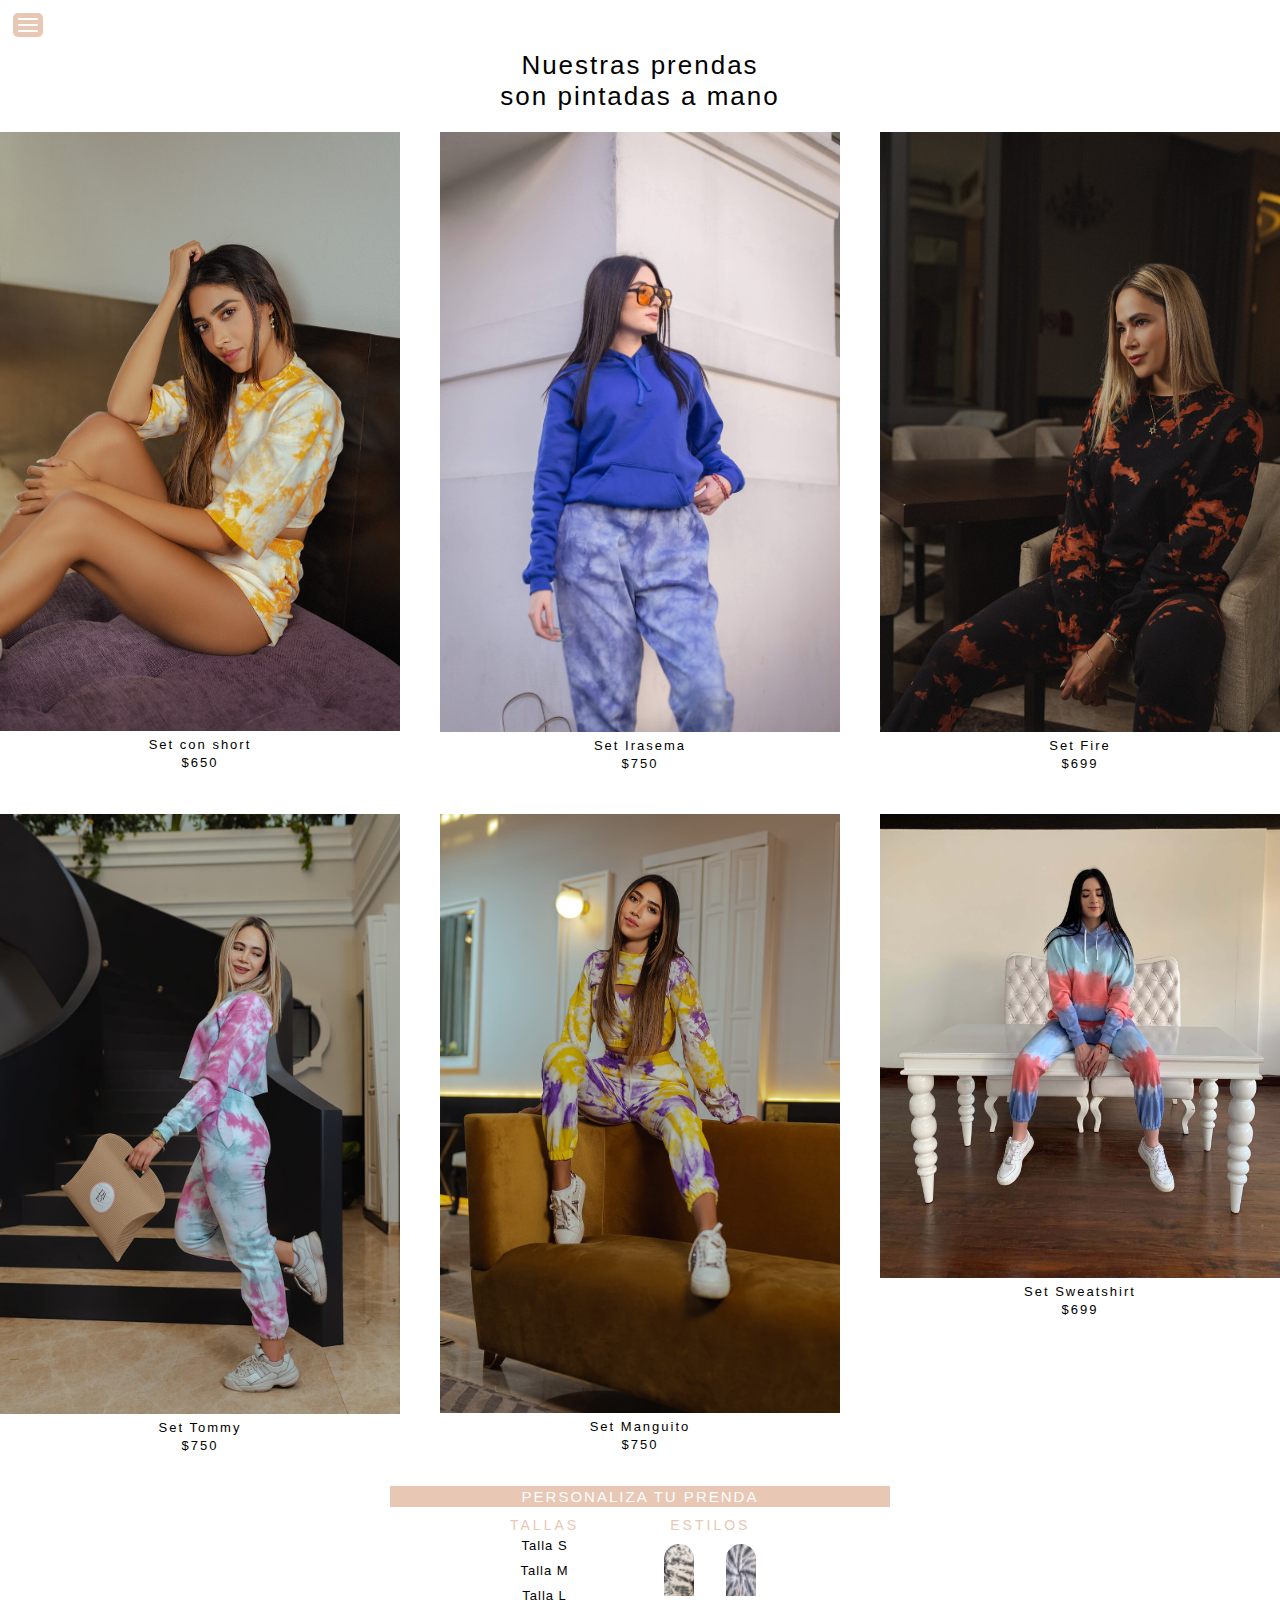
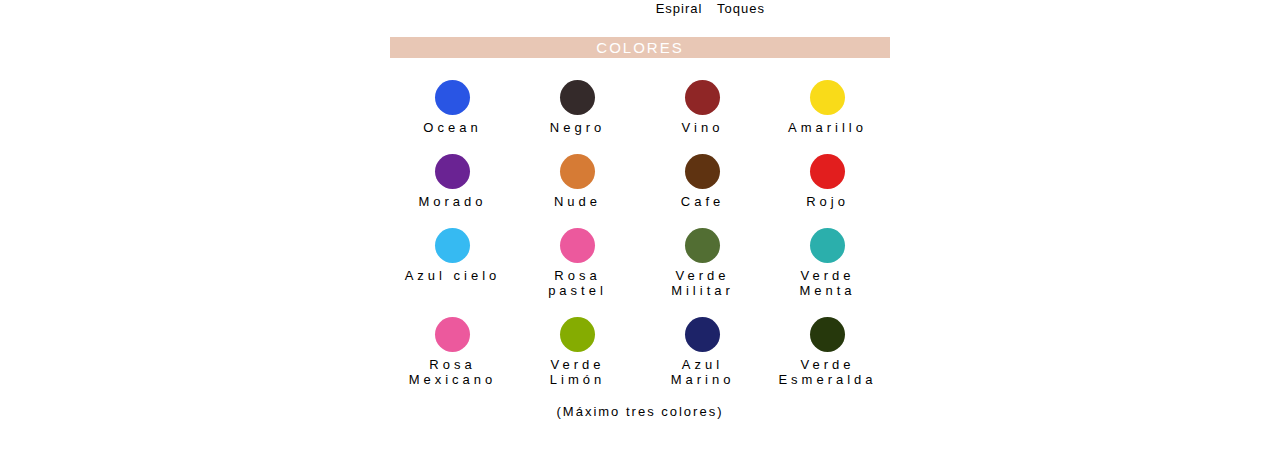
<file: pages/sets/tie-dye.html>
<!DOCTYPE html>
<html lang="en">
<head>
    <meta charset="UTF-8">
    <meta http-equiv="X-UA-Compatible" content="IE=edge">
    <meta name="viewport" content="width=device-width, initial-scale=1.0">
    <title>Tie Dye</title>
    <link rel="stylesheet" href="../../style.css">
    <link rel="stylesheet" href="../../styles/tie-dye.css">
</head>
<body>
    <header>
        <button class="hamburguerBtn">
            <img src="../../assets/icons/menu.svg" alt="menu icon">
        </button>
    
        <!-- <button>
            <img src="../../assets/icons/search.svg" alt="magnifying glass icon">
        </button> -->
    
        <nav class="hambMenu hiddenMenu">
            <ul>
                <li><a href="../../index.html">Inicio</a></li>
                <li><a href="../sets.html">Sets</a></li>
                <li><a href="../sudaderas.html">Sudaderas</a></li>
                <li><a href="../doggies.html">Doggies</a></li>
            </ul>
        </nav>
    </header>


    <h2 class="tiedye-title">Nuestras prendas son pintadas a mano</h2>

    <main>

        <section class="tie-dye_grid">
            <div>
                <img src="../../assets/imgs/tiedye2.jpg" alt="woman modeling">
                <span>Set con short</span>
                <span>$650</span>
            </div>

            <div>
                <img src="../../assets/imgs/tiedye3.JPG" alt="woman modeling">
                <span>Set Irasema</span>
                <span>$750</span>
            </div>

            <div>
                <img src="../../assets/imgs/tiedye1.jpg" alt="woman modeling">
                <span>Set Fire</span>
                <span>$699</span>
            </div>

            <div>
                <img src="../../assets/imgs/tiedye4.jpg" alt="woman modeling">
                <span>Set Tommy</span>
                <span>$750</span>
            </div>

            <div>
                <img src="../../assets/imgs/tiedye5.jpg" alt="woman modeling">
                <span>Set Manguito</span>
                <span>$750</span>
            </div>

            <div>
                <img src="../../assets/imgs/tiedye6.jpg" alt="woman modeling">
                <span>Set Sweatshirt</span>
                <span>$699</span>
            </div>
        </section>

        <section class="tie-dye_customize">
            <article class="customize_title title">
                <h2>PERSONALIZA TU PRENDA</h2>
            </article>

            <section class="tiedye_sizes-container">
                <div class="sizes_sizes">
                    <h2>TALLAS</h2>
                    <span>Talla S</span>
                    <span>Talla M</span>
                    <span>Talla L</span>
                </div>

                <div class="customize_styles">
                    <h2>ESTILOS</h2>

                    <div>
                        <div class="texture">
                            <img src="../../assets/imgs/texture1.JPG" alt="texture">
                        </div>
                        <span>Espiral</span>
                    </div>

                    <div>
                        <div class="texture">
                            <img src="../../assets/imgs/texture2.JPG" alt="texture">
                        </div>
                        <span>Toques</span>
                    </div>
                </div>
            </section>

            <article class="title">
                <h2>COLORES</h2>
            </article>

            <article class="main_colors-grid">
                <div>
                    <span style="background-color: #2955E4;"></span>
                    <p>Ocean</p>
                </div>

                <div>
                    <span style="background-color: #342A2A;"></span>
                    <p>Negro</p>
                </div>

                <div>
                    <span style="background-color: #8F2626;"></span>
                    <p>Vino</p>
                </div>

                <div>
                    <span style="background-color: #F9DB19;"></span>
                    <p>Amarillo</p>
                </div>

                <div>
                    <span style="background-color: #6A2393;"></span>
                    <p>Morado</p>
                </div>

                <div>
                    <span style="background-color: #D67B35;"></span>
                    <p>Nude</p>
                </div>

                <div>
                    <span style="background-color: #5F3311;"></span>
                    <p>Cafe</p>
                </div>

                <div>
                    <span style="background-color: #E21E1E;"></span>
                    <p>Rojo</p>
                </div>

                <div>
                    <span style="background-color: #36BAF2;"></span>
                    <p>Azul cielo</p>
                </div>

                <div>
                    <span style="background-color: #EC599D;"></span>
                    <p>Rosa pastel</p>
                </div>

                <div>
                    <span style="background-color: #526E33;"></span>
                    <p>Verde Militar</p>
                </div>

                <div>
                    <span style="background-color: #2BAFAC;"></span>
                    <p>Verde Menta</p>
                </div>

                <div>
                    <span style="background-color: #EC599D;"></span>
                    <p>Rosa Mexicano</p>
                </div>

                <div>
                    <span style="background-color: #85AC01;"></span>
                    <p>Verde Limón</p>
                </div>

                <div>
                    <span style="background-color: #1D2368;"></span>
                    <p>Azul Marino</p>
                </div>

                <div>
                    <span style="background-color: #26380C;"></span>
                    <p>Verde Esmeralda</p>
                </div>

            </article>

            <h3>(Máximo tres colores)</h3>
        </section>
    </main>

    <script src="../../main.js"></script>
</body>
</html>
</file>
<file: style.css>
:root{
    --main-font: 'Lato', sans-serif;
    --second-font: 'Italiana', serif;
    --third-font: 'IBM Plex Sans Arabic', sans-serif;

    --main-color: #E8C7B5;
    --second-color: #323031;
    --third-color: #747070;
}

*{
    padding: 0;
    margin: 0;
    box-sizing: border-box;
}
html{
    font-size: 62.5%;
}
body{
    width: 100%;
    min-height: 100vh;
}
.hiddenMenu{
    display: none;
}
.hambMenu{
    position: absolute;
    left: 0;
    width: fit-content;
    transform: translateY(62px);
    background-color: var(--main-color);
}
.hambMenu ul{
    list-style: none;
    margin: 0 9px;
}
.hambMenu li{
    width: 100%;
    padding: 4px;
    color: white;
    font-size: 1.3rem;
    font-family: var(--main-font);
    letter-spacing: 2px;
    font-weight: 100;
}
.hambMenu a{
    text-decoration: none;
    color: white;
}

#dot-active, #dot-active2{
    background-color: black;
}
.slider-arrow, .slider-arrow2{
    cursor: pointer;
}
</file>
<file: styles/home.css>
.top-banner, main{
    margin: 0 auto;
}
.top-banner{
    width: 100%;
    display: grid;
    place-content: center;
    padding: 10px 0;

    font-family: var(--main-font);
    background-color: var(--main-color);
}
.top-banner h2{
    font-size: 1.5rem;
    letter-spacing: 2px;
    font-weight: 100;
}

main{
    position: relative;
}
header{
    width: 100%;
    position: absolute;
    display: flex;
    align-items: center;
    justify-content: space-between;

    z-index: 2;
    padding: 13px;
}
header button{
    background: none;
    border: none;
    width: 30px;
}
header button > img{
    width: 100%;
    height: 100%;
}
/* header nav{
    display: none;
} */

.main_photo{
    position: relative;
    width: 100%;
    height: auto;
    max-height: 450px;
    overflow: hidden;
}
.main_photo > div{
    width: 100vw;
    height: inherit;
}
.main_photo > div, .main_photo img{
    width: 100%;
}
.slide-hidden{
    display: none;
}

.main_slider{
    position: relative;
    width: 100%;
    height: 20vh;
}
.main_slider > article{
    min-width: 150px;
    width: 40%;
    max-width: 200px;
    position: absolute;
    left: 50%;
    transform: translateX(-50%);
    top: -10px;

    background-color: white;
}
.main_slider > article > .arrows-container{
    width: 100%;
    padding: 0 9px;
    display: flex;
    align-items: center;
    justify-content: space-between;

}
.main_slider > article > .arrows-container span{
    font-size: 2rem;
    font-weight: bolder;
}
.main_slider > article > .arrows-container > section{
    width: auto;
    display: flex;
    align-items: center;
    justify-content: space-between;
    color: var(--third-color);
}
.main_slider > article > .arrows-container > section > button{
    width: 8px;
    height: 8px;
    border-radius: 30px;
    border: none;
    margin: 0 10px;
    background-color: var(--third-color);
}

.main_slider > article > .tag-container{
    width: 80%;
    margin: 9px auto;
    padding: 6px 0;
    background-color: var(--main-color);

    font-family: var(--second-font);
}
.main_slider > article > .tag-container span{
    font-weight: 600;
    font-size: 1.3rem;
    letter-spacing: 2px;
}

.main_slider > article > .slider_footer{
    width: 100%;
    text-align: center;
    padding: 5px 0;
    font-family: var(--third-font);
    font-size: 1.2rem;
    font-weight: 400;
    line-height: 15px;

    background-color: var(--second-color);
    color: white;
    letter-spacing: 1px;
}

.main_navbar{
    width: 100%;
    display: grid;
    place-content: center;
    background-color: var(--main-color);
}
.main_navbar ul{
    display: flex;
    align-items: center;
    justify-content: space-between;
    list-style: none;
    padding: 3px 0 0;
}
.main_navbar > ul > li{
    margin: 0 5px;
}
.main_navbar > ul > li > a{
    text-decoration: none;
    color: white;
    font-size: 1.4rem;
    font-family: var(--third-font);
    font-weight: 400;
}

.navbar-active{
    border-bottom: 3px solid white;
}

.main_content{
    padding: 15px 0;
}
.main_content-description{
    display: flex;
    flex-direction: column;
    justify-content: center;
}
.main_content-description > h2{
    width: 90%;
    max-width: 320px;
    font-family: var(--main-font);
    font-size: 1.3rem;
    text-align: center;
    font-weight: 100;

    letter-spacing: 1.5px;
    line-height: 20px;

    margin: 0 auto 20px auto;
}
.main_content-description > section{
    display: flex;
    align-items: center;
}
.main_content-description > section > div{
    width: 50%;
}
.main_content-description > section > div img{
    width: 100%;
}
.main_content-description > section > .main_content-description_content{
    text-align: center;
    padding: 0 5px;
    font-family: var(--main-font);
}
.main_content-description > section > .main_content-description_content > h3{
    display: block;
    width: 100%;
    padding: 2px 0;

    background-color: var(--main-color);
    letter-spacing: 1px;
    margin-bottom: 3px;
}
.main_content-description > section > .main_content-description_content > p{
    font-size: 1.3rem;
    letter-spacing: 1px;
}

.main_content-footer{
    display: flex;
    flex-direction: column;
    align-items: center;
}
.main_content-footer > h2{
    margin: 30px 0;
    font-family: var(--main-font);
    font-weight: 100;
    letter-spacing: 4px;
    font-size: 1.3rem;
}
.main_content-footer > div{
    width: 90%;
    margin: 0 auto;
}
.main_content-footer > div img{
    width: 100%;
}

.main_social-media{
    width: 100%;
    margin: 20px 0;

    display: grid;
    place-content: center;
}
.main_social-media > article{
    display: flex;
    align-items: center;
    justify-content: space-between;
}
.main_social-media > article > button{
    width: 25px;
    height: 25px;
    border: none;

    margin: 0 9px;
}
.main_social-media > article > button img{
    width: 100%;
}


@media screen and (min-width: 650px){
    .main_photo{
        display: grid;
        place-content: center;
        overflow: hidden;
        height: 80vh;
        max-height: none;
    }
    .main_slider{
        height: 28vh;
    }
    .main_slider > article{
        max-width: 350px;
    }
    .main_slider > article > .slider_footer{
        font-size: 1.4rem;
        padding: 5px 60px;
    }
    .main_slider > article > .tag-container{
        text-align: center;
        margin: 30px auto;
    }
    .main_slider > article > .tag-container span{
        font-size: 1.7rem;
    }
    .main_content-description > section > .main_content-description_content{
        padding: 0 35px;
    }

    .top-banner h2{
        font-size: 2.3rem;
        letter-spacing: 6px;
    }

    .main_slider > article > .arrows-container > section > button{
        width: 12px;
        height: 12px;
    }

    .main_navbar{
        padding-top: 15px;
    }
    .main_navbar > ul > li{
        margin: 0 25px;
    }
    .main_navbar > ul > li a {
        font-size: 1.9rem;
    }

    .main_content-description > h2{
        max-width: 860px;
        font-size: 1.8rem;
        margin: 20px auto 30px auto;
        letter-spacing: 20px;
        line-height: 30px;
    }

    .main_content-description > section > .main_content-description_content > h3{
        color: white;
        padding: 6px 0;
        font-size: 2rem;
        font-weight: 100;
        letter-spacing: 4px;
    }
    .main_content-description > section > .main_content-description_content > p{
        font-size: 1.8rem;
        letter-spacing: 3px;
    }

    .main_content-footer > h2{
        font-size: 3.1rem;
        letter-spacing: 8px;
        font-family: var(--third-font);       
    }
    .main_content-footer > div{
        width: 100%;
        max-height: 640px;
        display: grid;
        place-content: center;
        overflow: hidden;
    }

    .main_social-media > article > button{
        width: 36px;
        height: 36px;
        margin: 0 18px;
    }
    .main_social-media{
        margin: 40px 0;
    }
}

@media screen and (min-width: 1200px){
    .main_content-description > section > .main_content-description_content{
        padding: 0 3%;
    }
    .main_content-description > section > .main_content-description_content > h3{
        font-size: 2.5rem;
    }
    .main_content-description > section > .main_content-description_content > p{
        font-size: 2.2rem;
        letter-spacing: 10px;
        line-height: 30px;
    }
}
</file>
<file: styles/doggies.css>
.top-banner, main{
    margin: 0 auto;
}
.top-banner{
    width: 100%;
    display: grid;
    place-content: center;
    padding: 10px 0;

    font-family: var(--main-font);
    background-color: var(--main-color);
}
.top-banner h2{
    font-size: 1.5rem;
    letter-spacing: 2px;
    font-weight: 100;
}

main{
    position: relative;
    margin-bottom: 30px;
}
header{
    width: 100%;
    position: absolute;
    display: flex;
    align-items: center;
    justify-content: space-between;

    z-index: 2;
    padding: 13px;
}
header button{
    background: none;
    border: none;
    width: 30px;
}
header button > img{
    width: 100%;
    height: 100%;
}

.main_photos{
    width: 100%;
    height: 60vh;
    display: flex;
    margin-bottom: 20px;
    align-items: flex-start;
    justify-content: space-between;
}
.main_photos > article{
    width: 49%;
    height: 100%;
}
.main_photos-img-container{
    display: grid;
    place-content: center;
    height: 80%;
    overflow: hidden;
}
.main_photos-img-container > img{
    width: 100%;
}
.main_photos > article > section{
    position: relative;
    width: 100%;
    height: 41px;
}
.main_photos > article > section > article{
    text-align: center;
    position: absolute;
    transform: translate(-50%);
    left: 50%;
    top: -10px;
    max-width: 250px;
    
    background-color: white;
    width: 60%;
}
.arrows-container span{
    font-size: 2rem;
    font-weight: bolder;
}
.arrows-container{
    display: flex;
    align-items: center;
    justify-content: space-around;
}
.arrows-container > section{
    width: auto;
    display: flex;
    align-items: center;
    justify-content: space-between;
    color: var(--third-color);
}
.arrows-container > section > button{
    width: 8px;
    height: 8px;
    border-radius: 30px;
    border: none;
    margin: 0 3px;
    background-color: var(--third-color);
}
.tag-container{
    padding: 3px 0;
    background-color: var(--main-color);
    font-family: var(--third-font);
    letter-spacing: 1px;
    color: white;
    font-weight: 100;
    font-size: 1.1rem;
}
.sizes-container{
    text-align: center;
    font-size: 1.2rem;
    font-weight: 100;
}


.main_photos-img-container{
    position: relative;
    width: 100%;
    max-height: 450px;
    overflow: hidden;
}
.main_photos-img-container > div{
    width: 100vw;
    height: inherit;
    /* display: grid;
    place-content: flex-start; */
}
.main_photos-img-container > div, .main_photos-img-container img{
    width: 100%;
}
.main_photos-img-container .slide-hidden{
    display: none;
}


.title{
    width: 90%;
    background-color: var(--main-color);
    text-align: center;
    padding: 2px;
    margin: 10px auto;

    font-family: var(--main-font);
    font-weight: 100;
    letter-spacing: 2px;
    color: white;
    max-width: 500px;
}
.main_colors-grid{
    width: 90%;
    margin: 0 auto;
    display: grid;
    grid-template-columns: repeat(4, 1fr);
}
.main_colors-grid > div{
    text-align: center;
    padding: 7px;
    font-family: sans-serif;
    letter-spacing: 3px;
}
.main_colors-grid > div > span{
    display: block;
    width: 25px;
    height: 25px;
    border-radius: 30px;
    margin: 2px auto;
}

.doggies-table-content{
    display: flex;
    flex-wrap: wrap;
    justify-content: center;
}
.doggies-table table{
    width: 90%;
    font-size: 1.3rem;
    font-family: var(--main-font);
    border-collapse: collapse;
    margin-bottom: 20px;
    max-width: 380px;
}
.table-header{
    background-color: red;
    color: white;
    font-weight: 600;
}
.table-header th, td{
    padding: 3px 0;
}
.doggies-table > table tr:nth-child(even){
    background-color: #ccc;
}
.doggies-table td{
    text-align: center;
}

.doggies-main_colors > h3{
    width: fit-content;
    margin: 10px auto;
    font-family: var(--main-font);
    font-size: 1.3rem;
    font-weight: 100;
    letter-spacing: 2px;
}

.sudaderas-photo{
    display: grid;
    place-content: center;
    width: 90%;
    margin: 10px auto;
    max-height: 400px;
    overflow: hidden;
}
.sudaderas-photo > img{
    width: 100%;
}

main{
    margin-bottom: 0;
}

@media screen and (min-width: 750px){
    .main_photos{
        height: 95vh;
    }
    .top-banner h2{
        letter-spacing: 9px;
        padding: 5px 0;
    }
    .tag-container{
        letter-spacing: 4px;
        font-size: 1.6rem;
    }
    .sizes-container{
        margin-top: 10px;
        font-size: 1.5rem;
    }
    .title{
        font-size: 1.3rem;
        letter-spacing: 8px;
    }
    .main_colors-grid{
        max-width: 500px;
    }
    .main_colors-grid > div > span{
        width: 35px;
        height: 35px;
        margin: 5px auto;
    }
    .main_colors-grid > div{
        font-size: 1.1rem;
        letter-spacing: 4px;
    }
    main > section{
        margin-bottom: 30px;
    }
    .doggies-table-content{
        align-items: center;
    }
}
</file>
<file: styles/sets.css>
body{
    position: relative;
}

.top-banner, main{
    margin: 0 auto;
}
.top-banner{
    width: 100%;
    display: grid;
    place-content: center;
    padding: 10px 0;

    font-family: var(--main-font);
    background-color: var(--main-color);
}
.top-banner h2{
    font-size: 1.5rem;
    letter-spacing: 2px;
    font-weight: 100;
}

main{
    position: relative;
    margin-bottom: 30px;
}
header{
    width: 100%;
    position: absolute;
    display: flex;
    align-items: center;
    justify-content: space-between;

    z-index: 2;
    padding: 13px;
}
header button{
    background: none;
    border: none;
    width: 30px;
}
header button > img{
    width: 100%;
    height: 100%;
}

.main_photo{
    position: relative;
    width: 100%;
    height: auto;
    max-height: 450px;
    overflow: hidden;
}
.main_photo > div{
    width: 100vw;
    height: inherit;
    display: grid;
    place-content: flex-start;
}
.main_photo > div, .main_photo img{
    width: 100%;
}
.main_photo .slide-hidden{
    display: none;
}

.main_slider{
    position: relative;
    width: 100%;
    height: 20vh;
}
.main_slider > article{
    min-width: 150px;
    width: 40%;
    max-width: 200px;
    position: absolute;
    left: 50%;
    transform: translateX(-50%);
    top: -10px;

    background-color: white;
}
.main_slider > article > .arrows-container{
    width: 100%;
    padding: 0 9px;
    display: flex;
    align-items: center;
    justify-content: space-between;

}
.main_slider > article > .arrows-container span{
    font-size: 2rem;
    font-weight: bolder;
}
.main_slider > article > .arrows-container > section{
    width: auto;
    display: flex;
    align-items: center;
    justify-content: space-between;
    color: var(--third-color);
}
.main_slider > article > .arrows-container > section > button{
    width: 8px;
    height: 8px;
    border-radius: 30px;
    border: none;
    margin: 0 10px;
    background-color: var(--third-color);
}

.main_slider > article > .tag-container{
    width: 80%;
    margin: 9px auto;
    padding: 6px 0;
    background-color: var(--main-color);

    font-family: var(--second-font);
}
.main_slider > article > .tag-container span{
    font-weight: 600;
    font-size: 1.3rem;
    letter-spacing: 2px;
}

.main_slider > article > .slider_footer{
    width: 100%;
    text-align: center;
    padding: 5px 0;
    font-family: var(--third-font);
    font-size: 1.2rem;
    font-weight: 400;
    line-height: 15px;

    background-color: var(--second-color);
    color: white;
    letter-spacing: 1px;
}

.main_navbar{
    width: 100%;
    display: grid;
    place-content: center;
    background-color: var(--main-color);
}
.main_navbar ul{
    display: flex;
    align-items: center;
    justify-content: space-between;
    list-style: none;
    padding: 3px 0 0;
}
.main_navbar > ul > li{
    margin: 0 5px;
}
.main_navbar > ul > li > a{
    text-decoration: none;
    color: white;
    font-size: 1.4rem;
    font-family: var(--third-font);
    font-weight: 400;
}

.navbar-active{
    border-bottom: 3px solid white;
}

.main_content-grid{
    margin: 0 auto;
    display: flex;
    align-items: center;
    justify-content: space-evenly;
}
.main_content-grid > article{
    width: 45%;
}
.main_content-grid_img-container{
    display: grid;
    place-content: center;
    height: 40vh;
    overflow: hidden;
}
.main_content-grid_img-container > img{
    height: inherit;
}

.main_content-grid_btn-container{
    margin: 10px;
    display: grid;
    place-content: center;
}
.main_content-grid_btn-container a{
    padding: 0 8px;
    background-color: var(--main-color);
    border: none;
    font-family: var(--third-font);
    color: white;
    text-decoration: none;

    letter-spacing: 2px;
    font-size: 1.4rem;
    border-radius: 7px;
}

@media screen and (min-width: 450px){
    .main_content-grid_img-container{
        height: 50vh;
    }
    .main_content-grid_btn-container a{
        font-size: 1.8rem;
    }
}

@media screen and (min-width: 750px){
    .main_content-grid_img-container{
        height: 70vh;
    }
}


@media screen and (min-width: 650px){
    .main_photo{
        display: grid;
        place-content: center;
        overflow: hidden;
        height: 80vh;
        max-height: none;
    }
    .main_slider{
        height: 28vh;
    }
    .main_slider > article{
        max-width: 350px;
    }
    .main_slider > article > .slider_footer{
        font-size: 1.4rem;
        padding: 5px 60px;
    }
    .main_slider > article > .tag-container{
        text-align: center;
        margin: 30px auto;
    }
    .main_slider > article > .tag-container span{
        font-size: 1.7rem;
    }

    .top-banner h2{
        font-size: 2.3rem;
        letter-spacing: 6px;
    }

    .main_slider > article > .arrows-container > section > button{
        width: 12px;
        height: 12px;
    }
}
</file>
<file: styles/sudaderas.css>
body{
    position: absolute;
}

.top-banner, main{
    margin: 0 auto;
}
.top-banner{
    width: 100%;
    display: grid;
    place-content: center;
    padding: 10px 0;

    font-family: var(--main-font);
    background-color: var(--main-color);
}
.top-banner h2{
    font-size: 1.5rem;
    letter-spacing: 2px;
    font-weight: 100;
}

main{
    position: relative;
    margin-bottom: 30px;
}
header{
    width: 100%;
    position: absolute;
    display: flex;
    align-items: center;
    justify-content: space-between;

    z-index: 2;
    padding: 13px;
}
header button{
    background: none;
    border: none;
    width: 30px;
}
header button > img{
    width: 100%;
    height: 100%;
}

.main_photo{
    position: relative;
    width: 100%;
    height: auto;
    max-height: 450px;
    overflow: hidden;
}
.main_photo > div{
    width: 100vw;
    height: inherit;
    display: grid;
    place-content: center;
}
.main_photo > div, .main_photo img{
    width: 100%;
}
.main_photo .slide-hidden{
    display: none;
}

.main_slider{
    position: relative;
    width: 100%;
    height: 20vh;
}
.main_slider > article{
    min-width: 150px;
    width: 40%;
    max-width: 200px;
    position: absolute;
    left: 50%;
    transform: translateX(-50%);
    top: -10px;

    background-color: white;
}
.main_slider > article > .arrows-container{
    width: 100%;
    padding: 0 9px;
    display: flex;
    align-items: center;
    justify-content: space-between;

}
.main_slider > article > .arrows-container span{
    font-size: 2rem;
    font-weight: bolder;
}
.main_slider > article > .arrows-container > section{
    width: auto;
    display: flex;
    align-items: center;
    justify-content: space-between;
    color: var(--third-color);
}
.main_slider > article > .arrows-container > section > button{
    width: 8px;
    height: 8px;
    border-radius: 30px;
    border: none;
    margin: 0 10px;
    background-color: var(--third-color);
}

.main_slider > article > .tag-container{
    width: 80%;
    margin: 9px auto;
    padding: 6px 0;
    background-color: var(--main-color);

    text-align: center;
    font-family: var(--second-font);
}
.main_slider > article > .tag-container span{
    font-weight: 600;
    font-size: 1.3rem;
    letter-spacing: 2px;
}

.main_slider > article > .slider_footer{
    width: 100%;
    text-align: center;
    padding: 5px 0;
    font-family: var(--third-font);
    font-size: 1.2rem;
    font-weight: 400;
    line-height: 15px;

    background-color: var(--second-color);
    color: white;
    letter-spacing: 1px;
}

.main_content-grid{
    width: 100%;
    display: grid;
    place-content: center;
}
.main_content-grid > article{
    width: 70%;
    margin: 0 auto;
    text-align: center;
}
.main_content-grid_img-container{
    width: 100%;
}
.main_content-grid_img-container img{
    width: 100%;
}
.main_content-grid_btn-container{
    margin: 15px 0;
}
.main_content-grid_btn-container a{
    padding: 2px 8px;
    background-color: var(--main-color);
    color: white;
    font-family: var(--third-font);
    font-weight: 100;
    border: none;
    border-radius: 10px;
    font-size: 1.5rem;
    text-decoration: none;
}


@media screen and (min-width: 600px){
    .main_content-grid_btn-container a{
        font-size: 1.8rem;
        letter-spacing: 2px;
    }
}


@media screen and (min-width: 650px){
    .main_photo{
        display: grid;
        place-content: center;
        overflow: hidden;
        height: 80vh;
        max-height: none;
    }
    .main_slider{
        height: 28vh;
    }
    .main_slider > article{
        max-width: 350px;
    }
    .main_slider > article > .slider_footer{
        font-size: 1.4rem;
        padding: 5px 60px;
    }
    .main_slider > article > .tag-container{
        text-align: center;
        margin: 30px auto;
    }
    .main_slider > article > .tag-container span{
        font-size: 1.7rem;
    }

    .top-banner h2{
        font-size: 2.3rem;
        letter-spacing: 6px;
    }

    .main_slider > article > .arrows-container > section > button{
        width: 12px;
        height: 12px;
    }
}
</file>
<file: styles/sudaderas2.css>
header{
    width: 100%;
    position: absolute;
    display: flex;
    align-items: center;
    justify-content: space-between;

    padding: 13px;
}
header button{
    background: none;
    border: none;
    width: 30px;
}
header button > img{
    width: 100%;
    height: 100%;
}

.sudaderas2-main_photo{
    width: 100%;
    display: flex;
    height: 43vh;
    overflow: hidden;
}
.sudaderas2-main_photo > div{
    width: 50%;
    display: grid;
    place-content: center;
}
.sudaderas2-main_photo > div img{
    width: 100%;
}

.sudaderas2_body{
    width: 100%;
    position: relative;
    padding: 30px 0 15px 0;
    height: 40vh;
    display: grid;
    place-content: center;
}
.sudaderas2_sizes-title{
    position: absolute;
    width: 220px;
    top: -5%;
    left: 50%;
    transform: translateX(-50%);
    background-color: var(--main-color);
    text-align: center;
    padding: 4px 0;
}
.sudaderas2_sizes-title > h2{
    font-size: 1.2rem;
    font-family: var(--main-font);
    color: white;
    letter-spacing: 4px;
    font-weight: 100;
}
.sudaderas2_sizes-container{
    display: flex;
    align-items: flex-start;
    justify-content: space-between;
}
.sudaderas2_sizes-container > div{
    margin: 0 20px;
    text-align: center;
}
.sudaderas2_sizes-container > div h2{
    font-family: var(--main-font);
    font-weight: 100;
    letter-spacing: 3px;
    font-size: 1.4rem;
    color: var(--main-color);
}
.sizes_sizes{
    display: flex;
    flex-direction: column;
}
.sizes_sizes > span, .sizes_prices td{
    padding: 6px 0;
    font-family: var(--main-font);
    font-weight: 100;
    letter-spacing: 4px;
    font-size: 1.3rem;
}
.sizes_prices tr > td:nth-child(1){
    text-align: start;
}
.sizes_prices tr > td:nth-child(2){
    padding-left: 5px;
}

footer{
    width: 75%;
    margin: 0 auto;
    padding: 30px 0;
    font-family: var(--main-font);
    color: var(--main-color);
    letter-spacing: 2px;
    text-align: center;
    font-size: 1.4rem;
    max-width: 400px;
}



@media screen and (min-width: 375px){
    .sudaderas2-main_photo{
        height: 51vh;
    }
}

@media screen and (min-width: 425px){
    .sudaderas2-main_photo{
        height: 57vh;
    }
}

@media screen and (min-width: 750px){
    .sudaderas2-main_photo{
        height: 95vh;
    }
    .sudaderas2-main_photo > div:nth-child(1){
        align-self: flex-start;
    }
    footer{
        font-size: 1.8rem;
    }
    .sizes_sizes > span, .sizes_prices td{
        font-size: 2rem;
    }
    .sudaderas2_sizes-title{
        width: 350px;
    }
    .sudaderas2_sizes-title > h2{
        font-size: 1.8rem;
        letter-spacing: 6px;
    }
    .sudaderas2_sizes-container{
        width: 500px;
    }
}
</file>
<file: styles/basics.css>
body{
    position: absolute;
    padding: 0 0 20px 0;
}

header{
    width: 100%;
    display: flex;
    align-items: center;
    justify-content: space-between;

    padding: 13px;
}
header button{
    background: none;
    border: none;
    width: 30px;
    background-color: var(--main-color);
    padding: 5px;
    border-radius: 5px;
    display: grid;
    place-content: center;
}
header button > img{
    width: 100%;
    height: 100%;
}

.tiedye-title{
    width: 70%;
    max-width: 270px;
    margin: 0 auto;
    text-align: center;
    font-family: var(--main-font);
    font-weight: 100;
    letter-spacing: 2px;
    font-size: 1.7rem;
}
.tie-dye_grid{
    width: 100%;
    padding: 20px 0;
    display: grid;
    grid-template-columns: repeat(3, 1fr);
    gap: 10px;
}
.tie-dye_grid > div{
    display: flex;
    flex-direction: column;
    justify-content: space-evenly;
    text-align: center;
    font-family: var(--main-font);
    letter-spacing: 2px;
    font-size: 1.1rem;
}
.tie-dye_grid > div img{
    width: 100%;
}
.tie-dye_grid > div span{
    display: block;
    width: 100%;
    margin: 3px 0;
}

.pagination{
    width: 100%;
    margin: 20px 0;
    text-align: center;
}
.pagination > button{
    border: none;
    background: none;
    font-family: var(--main-font);
    font-weight: 100;
    letter-spacing: 3px;
    margin: 0 5px;
}
.pagination > .active{
    font-weight: 600;
}
.pagination a{
    text-decoration: none;
    color: initial;
}

@media screen and (min-width: 750px){
    .tiedye-title{
        font-size: 2.6rem;
        max-width: 288px;
    }
    .tie-dye_grid > div{
        font-size: 1.7rem;
    }
    .tie-dye_grid{
        gap: 40px;
    }
    .pagination > button{
        font-size: 1.8rem;
    }
}
</file>
<file: styles/basics2.css>
body{
    position: absolute;
    padding: 0 0 20px 0;
}

header{
    width: 100%;
    display: flex;
    align-items: center;
    justify-content: space-between;

    padding: 13px;
}
header button{
    background: none;
    border: none;
    width: 30px;
    background-color: var(--main-color);
    padding: 5px;
    border-radius: 5px;
    display: grid;
    place-content: center;
}
header button > img{
    width: 100%;
    height: 100%;
}

.tie-dye_grid{
    width: 100%;
    padding: 20px 0;
    display: grid;
    grid-template-columns: repeat(3, 1fr);
    gap: 10px;
}
.tie-dye_grid > div{
    text-align: center;
    font-family: var(--main-font);
    letter-spacing: 2px;
    font-size: 1.1rem;
}
.tie-dye_grid > div img{
    width: 100%;
}
.tie-dye_grid > div span{
    display: block;
    width: 100%;
    margin: 3px 0;
}

.title{
    width: 90%;
    background-color: var(--main-color);
    text-align: center;
    padding: 2px;
    margin: 10px auto;

    font-family: var(--main-font);
    letter-spacing: 2px;
    color: white;
    max-width: 250px;
    font-size: 1rem;
}
.title h2{
    font-weight: 100;
}

.basics2_sizes > .sizes{
    font-family: var(--main-font);
    font-size: 1.1rem;
    letter-spacing: 2px;
    text-align: center;
    margin: 0 auto;
    line-height: 1.8rem;
}
.basics2_sizes > .sizes *{
    font-weight: 100;
    margin: 10px 0;
}

.pagination{
    width: 100%;
    margin: 30px 0;
    text-align: center;
}
.pagination > button{
    border: none;
    background: none;
    font-family: var(--main-font);
    font-weight: 100;
    letter-spacing: 3px;
    margin: 0 5px;
}
.pagination > .active{
    font-weight: 600;
}
.pagination a{
    text-decoration: none;
    color: initial;
}

@media screen and (min-width: 750px){
    .tie-dye_grid > div, .sizes_sizes > span, .customize_styles{
        font-size: 1.3rem;
    }
    .tie-dye_grid{
        gap: 40px;
    }
    .pagination > button{
        font-size: 1.8rem;
    }
    .basics2_sizes *{
        font-size: 1.6rem;
    }
}
</file>
<file: styles/tie-dye.css>
body{
    position: absolute;
    padding: 0 0 20px 0;
}

header{
    width: 100%;
    display: flex;
    align-items: center;
    justify-content: space-between;

    padding: 13px;
}
header button{
    background: none;
    border: none;
    width: 30px;
    background-color: var(--main-color);
    padding: 5px;
    border-radius: 5px;
    display: grid;
    place-content: center;
}
header button > img{
    width: 100%;
    height: 100%;
}

.tiedye-title{
    width: 70%;
    max-width: 270px;
    margin: 0 auto;
    text-align: center;
    font-family: var(--main-font);
    font-weight: 100;
    letter-spacing: 2px;
    font-size: 1.7rem;
}
.tie-dye_grid{
    width: 100%;
    padding: 20px 0;
    display: grid;
    grid-template-columns: repeat(3, 1fr);
    gap: 10px;
}
.tie-dye_grid > div{
    text-align: center;
    font-family: var(--main-font);
    letter-spacing: 2px;
    font-size: 1.1rem;
}
.tie-dye_grid > div img{
    width: 100%;
}
.tie-dye_grid > div span{
    display: block;
    width: 100%;
    margin: 3px 0;
}

.title{
    width: 90%;
    background-color: var(--main-color);
    text-align: center;
    padding: 2px;
    margin: 10px auto;

    font-family: var(--main-font);
    letter-spacing: 2px;
    color: white;
    max-width: 500px;
    font-size: 1rem;
}
.title h2{
    font-weight: 100;
}

.tiedye_sizes-container{
    display: flex;
    align-items: flex-start;
    justify-content: space-between;
    width: 90%;
    margin: 0 auto;
    max-width: 300px;
}
.tiedye_sizes-container > div{
    margin: 0 20px;
    text-align: center;
}


.tiedye_sizes-container > div h2{
    font-family: var(--main-font);
    font-weight: 100;
    letter-spacing: 3px;
    font-size: 1.4rem;
    color: var(--main-color);
}
.sizes_sizes{
    display: flex;
    flex-direction: column;
}
.sizes_sizes > span, .customize_styles{
    margin: 5px 0;
    font-family: var(--main-font);
    letter-spacing: 1px;
    font-size: 1.1rem;
}

.customize_styles > div{
    display: inline-block;
    margin: 11px 5px;
    text-align: center;
}
.texture{
    display: grid;
    place-content: center;
    border-radius: 15px 15px 0 0;
    width: 30px;
    overflow: hidden;
    margin: 0 auto 5px auto;
}
.texture img{
    width: 100%;
    min-height: 52px;
}

.main_colors-grid{
    width: 90%;
    margin: 0 auto;
    display: grid;
    grid-template-columns: repeat(4, 1fr);
}
.main_colors-grid > div{
    text-align: center;
    padding: 7px;
    font-family: sans-serif;
    letter-spacing: 3px;
}
.main_colors-grid > div > span{
    display: block;
    width: 25px;
    height: 25px;
    border-radius: 30px;
    margin: 2px auto;
}

.tie-dye_customize > h3{
    width: fit-content;
    margin: 10px auto;
    font-family: var(--main-font);
    font-size: 1.3rem;
    font-weight: 100;
    letter-spacing: 2px;
}

@media screen and (min-width: 750px){
    .main_colors-grid{
        max-width: 500px;
    }
    .main_colors-grid > div > span{
        width: 35px;
        height: 35px;
        margin: 5px auto;
    }
    .main_colors-grid > div{
        font-size: 1.3rem;
        letter-spacing: 4px;
    }

    .tiedye-title{
        font-size: 2.6rem;
        max-width: 288px;
    }
    .tie-dye_grid > div, .sizes_sizes > span, .customize_styles{
        font-size: 1.3rem;
    }
    .tie-dye_grid{
        gap: 40px;
    }
}
</file>
